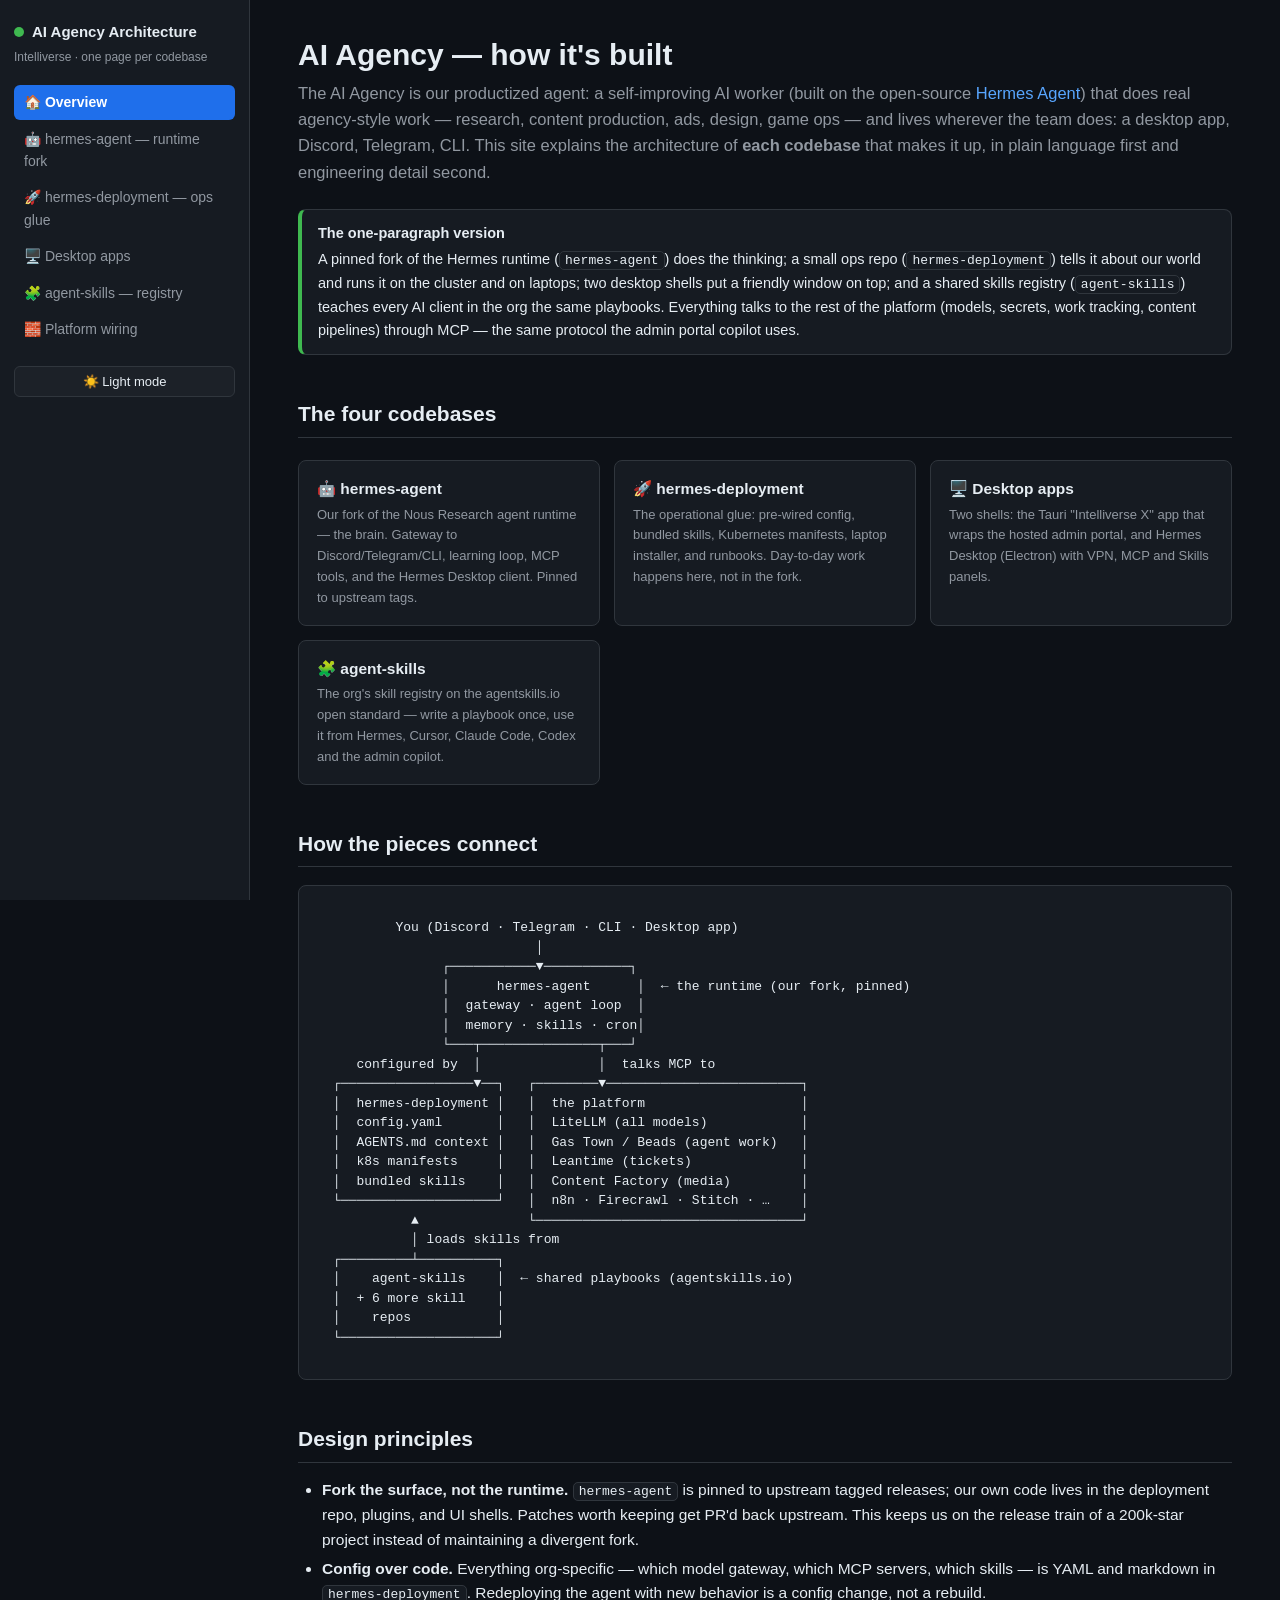
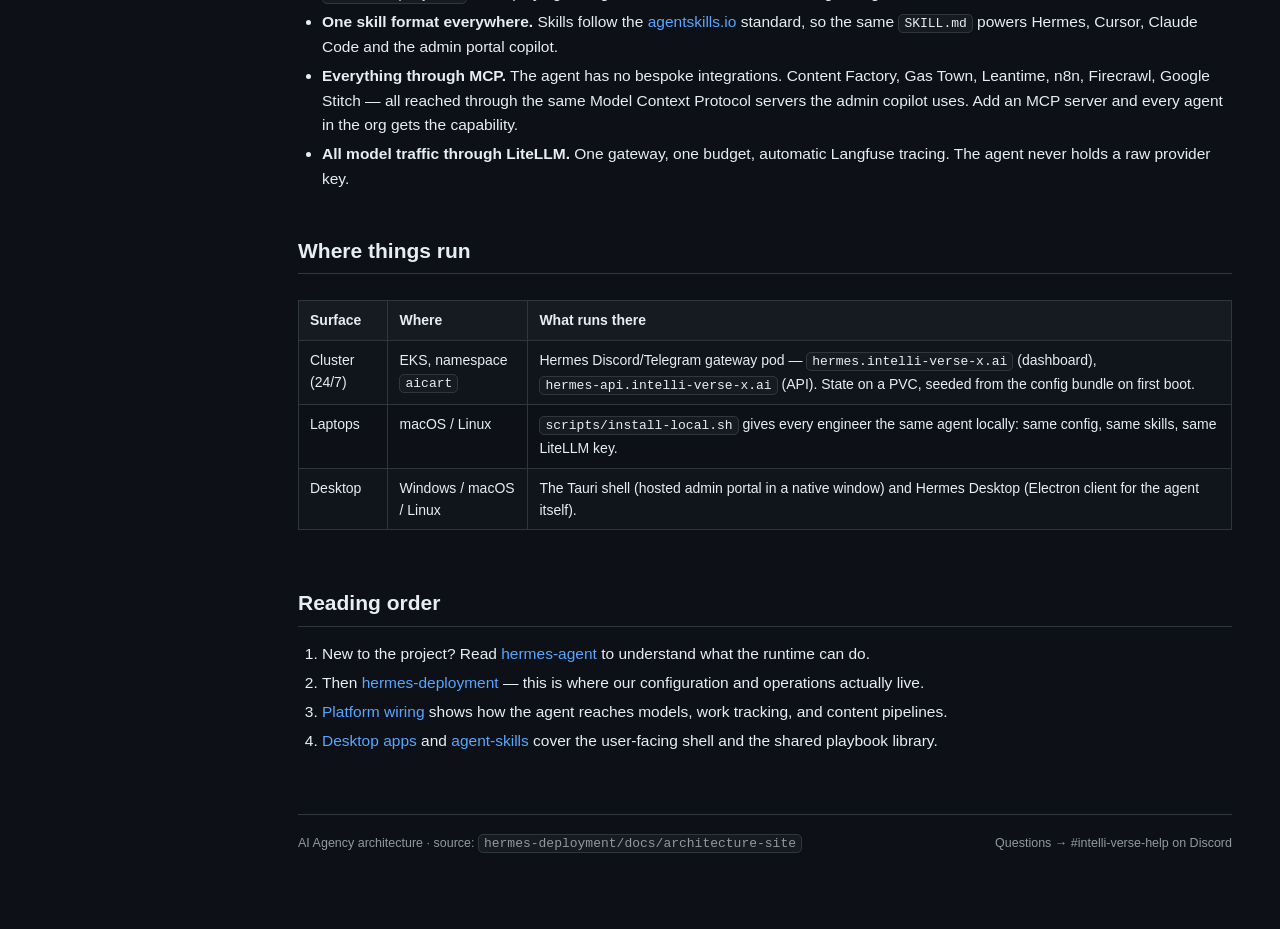
<file: docs/architecture-site/index.html>
<!DOCTYPE html>
<html lang="en">
<head>
<meta charset="UTF-8">
<meta name="viewport" content="width=device-width, initial-scale=1.0">
<title>AI Agency — Architecture Overview</title>
<link rel="stylesheet" href="assets/style.css">
<script src="assets/app.js"></script>
</head>
<body>
<div class="layout">
<aside class="sidebar">
  <button class="menu-btn">Menu</button>
  <div class="logo"><span class="dot"></span> AI Agency Architecture</div>
  <div class="tagline">Intelliverse · one page per codebase</div>
  <nav>
    <a href="index.html" class="active">🏠 Overview</a>
    <a href="hermes-agent.html">🤖 hermes-agent — runtime fork</a>
    <a href="hermes-deployment.html">🚀 hermes-deployment — ops glue</a>
    <a href="desktop.html">🖥️ Desktop apps</a>
    <a href="agent-skills.html">🧩 agent-skills — registry</a>
    <a href="stack.html">🧱 Platform wiring</a>
  </nav>
  <button class="theme-toggle"></button>
</aside>
<main>
<h1>AI Agency — how it's built</h1>
<p class="lede">The AI Agency is our productized agent: a self-improving AI worker (built on the
open-source <a href="https://github.com/NousResearch/hermes-agent" target="_blank" rel="noreferrer">Hermes Agent</a>)
that does real agency-style work — research, content production, ads, design, game ops — and lives
wherever the team does: a desktop app, Discord, Telegram, CLI. This site explains the architecture of
<strong>each codebase</strong> that makes it up, in plain language first and engineering detail second.</p>

<div class="callout ok"><span class="title">The one-paragraph version</span>
A pinned fork of the Hermes runtime (<code>hermes-agent</code>) does the thinking; a small ops repo
(<code>hermes-deployment</code>) tells it about our world and runs it on the cluster and on laptops;
two desktop shells put a friendly window on top; and a shared skills registry
(<code>agent-skills</code>) teaches every AI client in the org the same playbooks. Everything talks to
the rest of the platform (models, secrets, work tracking, content pipelines) through MCP — the same
protocol the admin portal copilot uses.</div>

<h2>The four codebases</h2>
<div class="hero-grid">
  <a class="tile" href="hermes-agent.html"><div class="t">🤖 hermes-agent</div>
    <div class="d">Our fork of the Nous Research agent runtime — the brain. Gateway to Discord/Telegram/CLI, learning loop, MCP tools, and the Hermes Desktop client. Pinned to upstream tags.</div></a>
  <a class="tile" href="hermes-deployment.html"><div class="t">🚀 hermes-deployment</div>
    <div class="d">The operational glue: pre-wired config, bundled skills, Kubernetes manifests, laptop installer, and runbooks. Day-to-day work happens here, not in the fork.</div></a>
  <a class="tile" href="desktop.html"><div class="t">🖥️ Desktop apps</div>
    <div class="d">Two shells: the Tauri "Intelliverse X" app that wraps the hosted admin portal, and Hermes Desktop (Electron) with VPN, MCP and Skills panels.</div></a>
  <a class="tile" href="agent-skills.html"><div class="t">🧩 agent-skills</div>
    <div class="d">The org's skill registry on the agentskills.io open standard — write a playbook once, use it from Hermes, Cursor, Claude Code, Codex and the admin copilot.</div></a>
</div>

<h2>How the pieces connect</h2>
<div class="diagram-wrap"><pre style="border:none;background:none;margin:0;"><code>        You (Discord · Telegram · CLI · Desktop app)
                          │
              ┌───────────▼───────────┐
              │      hermes-agent      │  ← the runtime (our fork, pinned)
              │  gateway · agent loop  │
              │  memory · skills · cron│
              └───┬───────────────┬───┘
   configured by  │               │  talks MCP to
┌─────────────────▼──┐   ┌────────▼─────────────────────────┐
│  hermes-deployment │   │  the platform                    │
│  config.yaml       │   │  LiteLLM (all models)            │
│  AGENTS.md context │   │  Gas Town / Beads (agent work)   │
│  k8s manifests     │   │  Leantime (tickets)              │
│  bundled skills    │   │  Content Factory (media)         │
└────────────────────┘   │  n8n · Firecrawl · Stitch · …    │
          ▲              └──────────────────────────────────┘
          │ loads skills from
┌─────────┴──────────┐
│    agent-skills    │  ← shared playbooks (agentskills.io)
│  + 6 more skill    │
│    repos           │
└────────────────────┘</code></pre></div>

<h2>Design principles</h2>
<ul>
  <li><strong>Fork the surface, not the runtime.</strong> <code>hermes-agent</code> is pinned to upstream
  tagged releases; our own code lives in the deployment repo, plugins, and UI shells. Patches worth
  keeping get PR'd back upstream. This keeps us on the release train of a 200k-star project instead of
  maintaining a divergent fork.</li>
  <li><strong>Config over code.</strong> Everything org-specific — which model gateway, which MCP servers,
  which skills — is YAML and markdown in <code>hermes-deployment</code>. Redeploying the agent with new
  behavior is a config change, not a rebuild.</li>
  <li><strong>One skill format everywhere.</strong> Skills follow the
  <a href="https://agentskills.io" target="_blank" rel="noreferrer">agentskills.io</a> standard, so the same
  <code>SKILL.md</code> powers Hermes, Cursor, Claude Code and the admin portal copilot.</li>
  <li><strong>Everything through MCP.</strong> The agent has no bespoke integrations. Content Factory,
  Gas Town, Leantime, n8n, Firecrawl, Google Stitch — all reached through the same Model Context Protocol
  servers the admin copilot uses. Add an MCP server and every agent in the org gets the capability.</li>
  <li><strong>All model traffic through LiteLLM.</strong> One gateway, one budget, automatic Langfuse
  tracing. The agent never holds a raw provider key.</li>
</ul>

<h2>Where things run</h2>
<div class="table-wrap"><table>
<tr><th>Surface</th><th>Where</th><th>What runs there</th></tr>
<tr><td>Cluster (24/7)</td><td>EKS, namespace <code>aicart</code></td><td>Hermes Discord/Telegram gateway pod — <code>hermes.intelli-verse-x.ai</code> (dashboard), <code>hermes-api.intelli-verse-x.ai</code> (API). State on a PVC, seeded from the config bundle on first boot.</td></tr>
<tr><td>Laptops</td><td>macOS / Linux</td><td><code>scripts/install-local.sh</code> gives every engineer the same agent locally: same config, same skills, same LiteLLM key.</td></tr>
<tr><td>Desktop</td><td>Windows / macOS / Linux</td><td>The Tauri shell (hosted admin portal in a native window) and Hermes Desktop (Electron client for the agent itself).</td></tr>
</table></div>

<h2>Reading order</h2>
<ol>
  <li>New to the project? Read <a href="hermes-agent.html">hermes-agent</a> to understand what the runtime can do.</li>
  <li>Then <a href="hermes-deployment.html">hermes-deployment</a> — this is where our configuration and operations actually live.</li>
  <li><a href="stack.html">Platform wiring</a> shows how the agent reaches models, work tracking, and content pipelines.</li>
  <li><a href="desktop.html">Desktop apps</a> and <a href="agent-skills.html">agent-skills</a> cover the user-facing shell and the shared playbook library.</li>
</ol>

<footer class="page-footer">
<span>AI Agency architecture · source: <code>hermes-deployment/docs/architecture-site</code></span>
<span>Questions → #intelli-verse-help on Discord</span>
</footer>
</main>
</div>
</body>
</html>
</file>
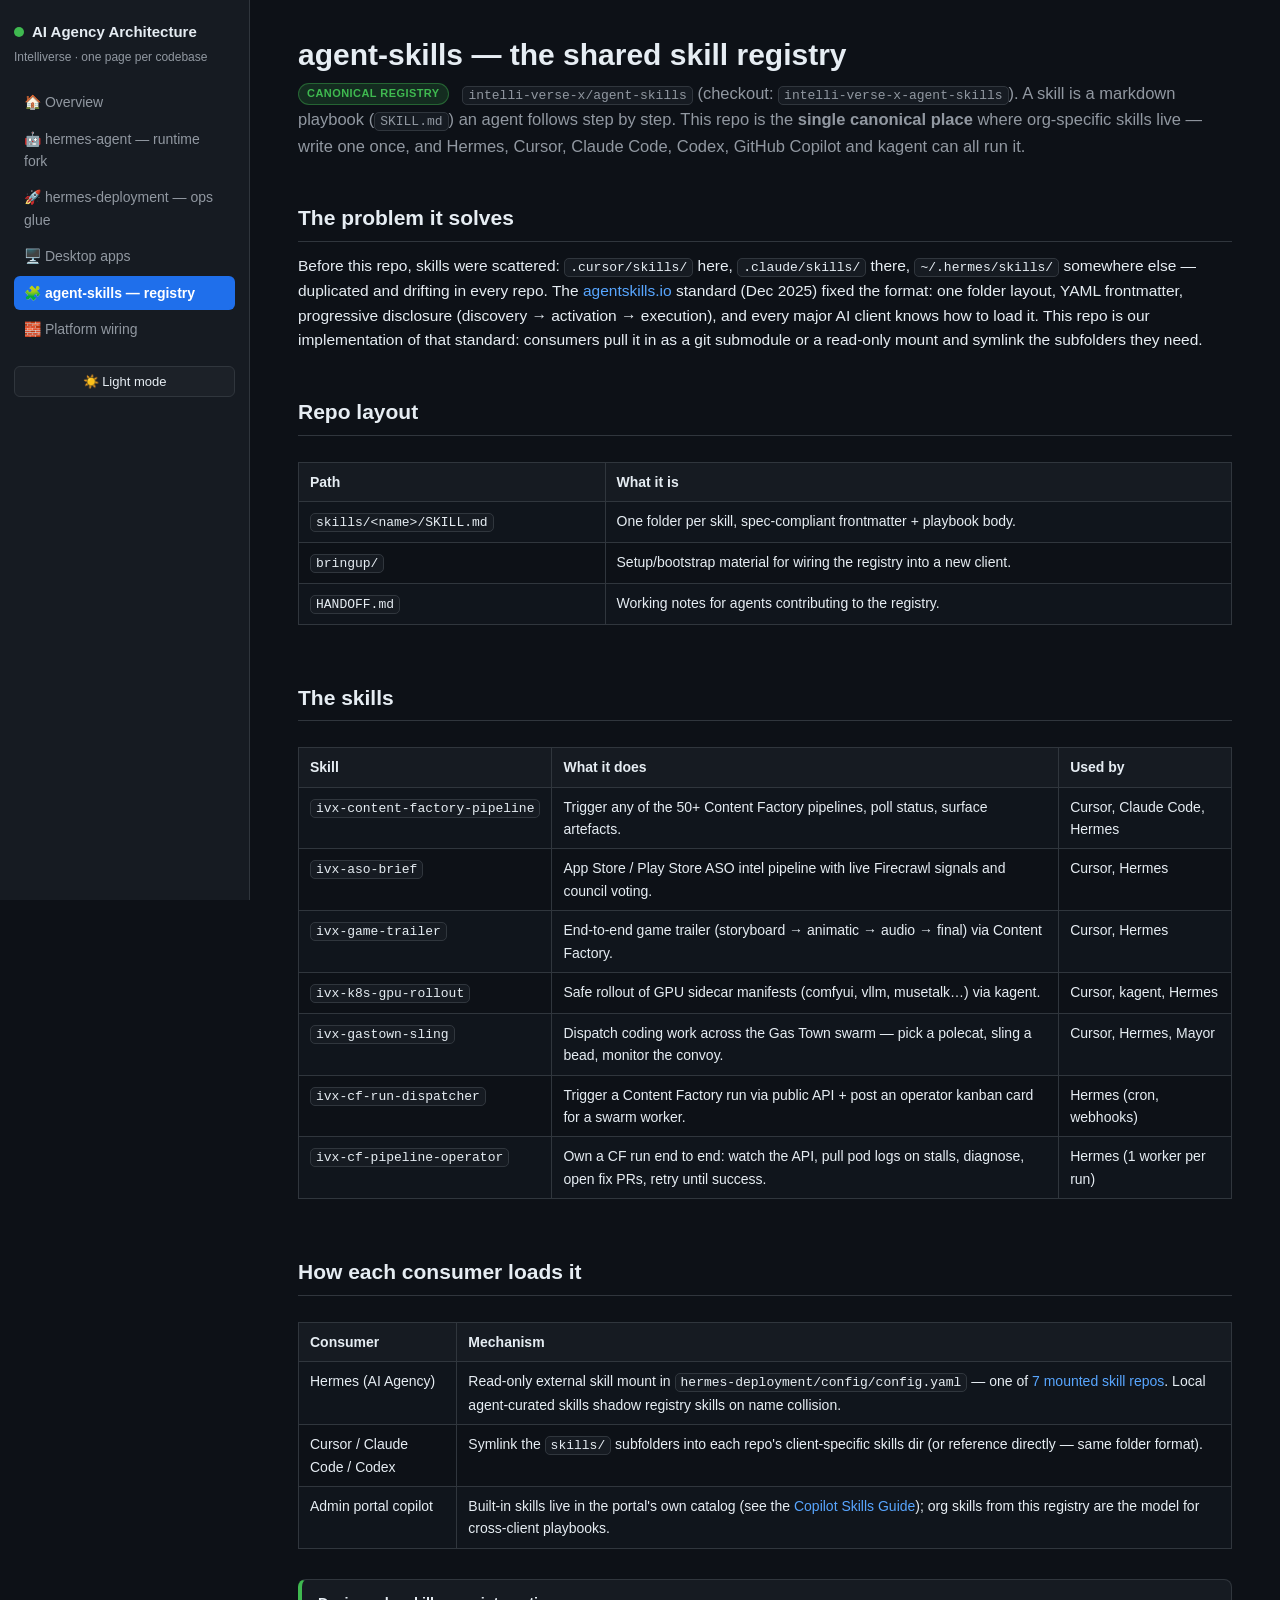
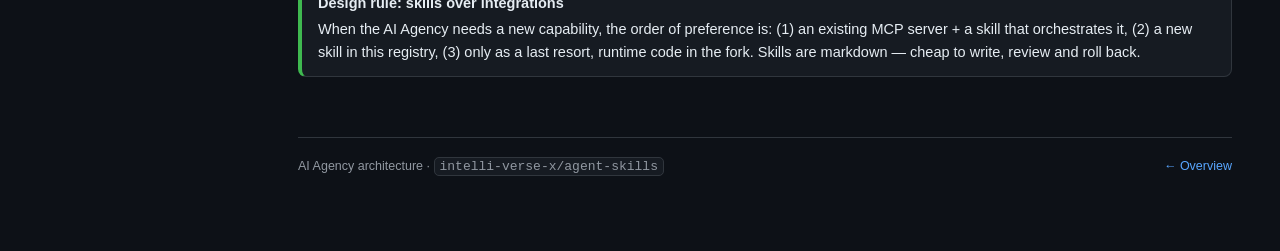
<file: docs/architecture-site/agent-skills.html>
<!DOCTYPE html>
<html lang="en">
<head>
<meta charset="UTF-8">
<meta name="viewport" content="width=device-width, initial-scale=1.0">
<title>agent-skills — the shared registry · AI Agency Architecture</title>
<link rel="stylesheet" href="assets/style.css">
<script src="assets/app.js"></script>
</head>
<body>
<div class="layout">
<aside class="sidebar">
  <button class="menu-btn">Menu</button>
  <div class="logo"><span class="dot"></span> AI Agency Architecture</div>
  <div class="tagline">Intelliverse · one page per codebase</div>
  <nav>
    <a href="index.html">🏠 Overview</a>
    <a href="hermes-agent.html">🤖 hermes-agent — runtime fork</a>
    <a href="hermes-deployment.html">🚀 hermes-deployment — ops glue</a>
    <a href="desktop.html">🖥️ Desktop apps</a>
    <a href="agent-skills.html" class="active">🧩 agent-skills — registry</a>
    <a href="stack.html">🧱 Platform wiring</a>
  </nav>
  <button class="theme-toggle"></button>
</aside>
<main>
<h1>agent-skills — the shared skill registry</h1>
<p class="lede"><span class="badge always">CANONICAL REGISTRY</span> &nbsp;
<code>intelli-verse-x/agent-skills</code> (checkout: <code>intelli-verse-x-agent-skills</code>).
A skill is a markdown playbook (<code>SKILL.md</code>) an agent follows step by step. This repo is the
<strong>single canonical place</strong> where org-specific skills live — write one once, and Hermes,
Cursor, Claude Code, Codex, GitHub Copilot and kagent can all run it.</p>

<h2>The problem it solves</h2>
<p>Before this repo, skills were scattered: <code>.cursor/skills/</code> here,
<code>.claude/skills/</code> there, <code>~/.hermes/skills/</code> somewhere else — duplicated and
drifting in every repo. The <a href="https://agentskills.io" target="_blank" rel="noreferrer">agentskills.io</a>
standard (Dec 2025) fixed the format: one folder layout, YAML frontmatter, progressive disclosure
(discovery → activation → execution), and every major AI client knows how to load it. This repo is our
implementation of that standard: consumers pull it in as a git submodule or a read-only mount and
symlink the subfolders they need.</p>

<h2>Repo layout</h2>
<div class="table-wrap"><table>
<tr><th>Path</th><th>What it is</th></tr>
<tr><td><code>skills/&lt;name&gt;/SKILL.md</code></td><td>One folder per skill, spec-compliant frontmatter + playbook body.</td></tr>
<tr><td><code>bringup/</code></td><td>Setup/bootstrap material for wiring the registry into a new client.</td></tr>
<tr><td><code>HANDOFF.md</code></td><td>Working notes for agents contributing to the registry.</td></tr>
</table></div>

<h2>The skills</h2>
<div class="table-wrap"><table>
<tr><th>Skill</th><th>What it does</th><th>Used by</th></tr>
<tr><td><code>ivx-content-factory-pipeline</code></td><td>Trigger any of the 50+ Content Factory pipelines, poll status, surface artefacts.</td><td>Cursor, Claude Code, Hermes</td></tr>
<tr><td><code>ivx-aso-brief</code></td><td>App Store / Play Store ASO intel pipeline with live Firecrawl signals and council voting.</td><td>Cursor, Hermes</td></tr>
<tr><td><code>ivx-game-trailer</code></td><td>End-to-end game trailer (storyboard → animatic → audio → final) via Content Factory.</td><td>Cursor, Hermes</td></tr>
<tr><td><code>ivx-k8s-gpu-rollout</code></td><td>Safe rollout of GPU sidecar manifests (comfyui, vllm, musetalk…) via kagent.</td><td>Cursor, kagent, Hermes</td></tr>
<tr><td><code>ivx-gastown-sling</code></td><td>Dispatch coding work across the Gas Town swarm — pick a polecat, sling a bead, monitor the convoy.</td><td>Cursor, Hermes, Mayor</td></tr>
<tr><td><code>ivx-cf-run-dispatcher</code></td><td>Trigger a Content Factory run via public API + post an operator kanban card for a swarm worker.</td><td>Hermes (cron, webhooks)</td></tr>
<tr><td><code>ivx-cf-pipeline-operator</code></td><td>Own a CF run end to end: watch the API, pull pod logs on stalls, diagnose, open fix PRs, retry until success.</td><td>Hermes (1 worker per run)</td></tr>
</table></div>

<h2>How each consumer loads it</h2>
<div class="table-wrap"><table>
<tr><th>Consumer</th><th>Mechanism</th></tr>
<tr><td>Hermes (AI Agency)</td><td>Read-only external skill mount in <code>hermes-deployment/config/config.yaml</code> — one of <a href="hermes-deployment.html">7 mounted skill repos</a>. Local agent-curated skills shadow registry skills on name collision.</td></tr>
<tr><td>Cursor / Claude Code / Codex</td><td>Symlink the <code>skills/</code> subfolders into each repo's client-specific skills dir (or reference directly — same folder format).</td></tr>
<tr><td>Admin portal copilot</td><td>Built-in skills live in the portal's own catalog (see the <a href="https://intelliverse-skills-docs.s3.amazonaws.com/index.html" target="_blank" rel="noreferrer">Copilot Skills Guide</a>); org skills from this registry are the model for cross-client playbooks.</td></tr>
</table></div>

<div class="callout ok"><span class="title">Design rule: skills over integrations</span>
When the AI Agency needs a new capability, the order of preference is: (1) an existing MCP server +
a skill that orchestrates it, (2) a new skill in this registry, (3) only as a last resort, runtime
code in the fork. Skills are markdown — cheap to write, review and roll back.</div>

<footer class="page-footer">
<span>AI Agency architecture · <code>intelli-verse-x/agent-skills</code></span>
<span><a href="index.html">← Overview</a></span>
</footer>
</main>
</div>
</body>
</html>
</file>
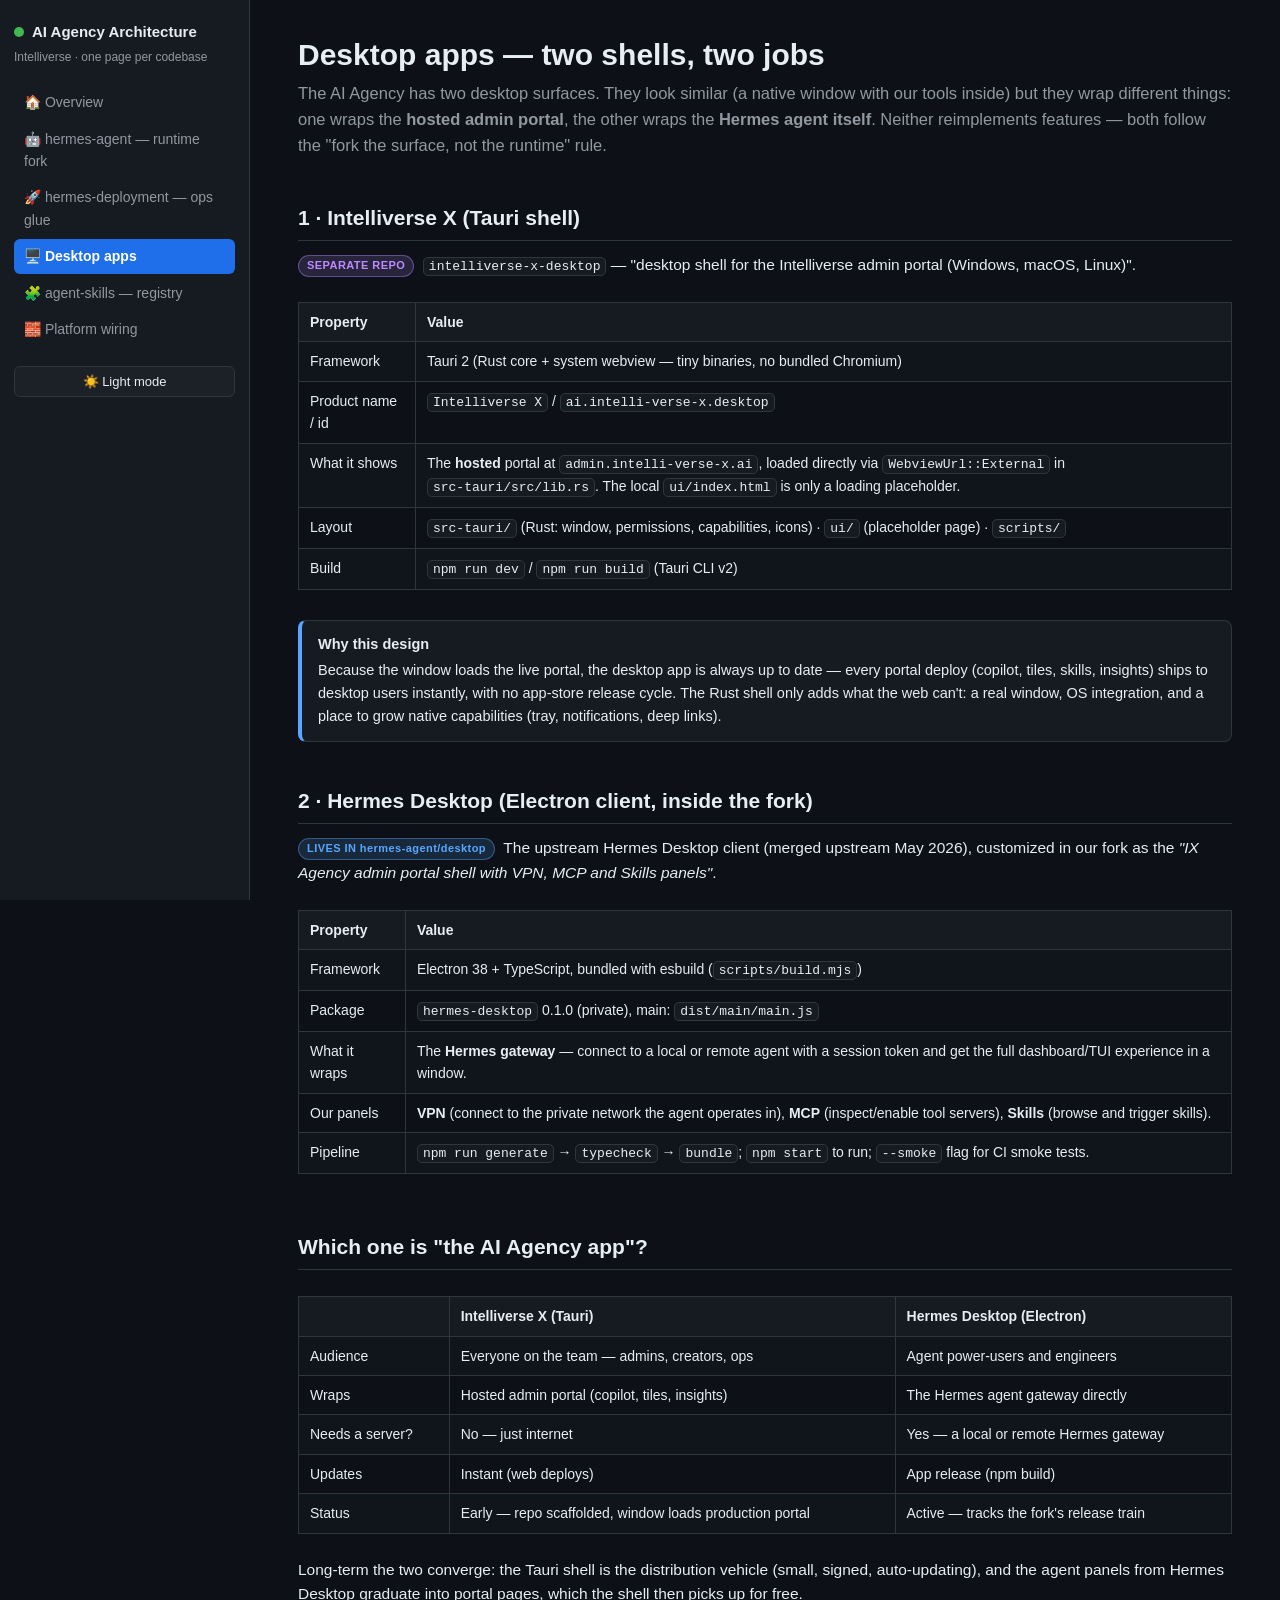
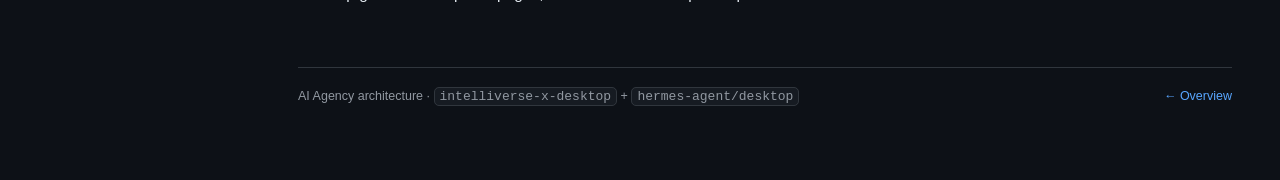
<file: docs/architecture-site/desktop.html>
<!DOCTYPE html>
<html lang="en">
<head>
<meta charset="UTF-8">
<meta name="viewport" content="width=device-width, initial-scale=1.0">
<title>Desktop apps · AI Agency Architecture</title>
<link rel="stylesheet" href="assets/style.css">
<script src="assets/app.js"></script>
</head>
<body>
<div class="layout">
<aside class="sidebar">
  <button class="menu-btn">Menu</button>
  <div class="logo"><span class="dot"></span> AI Agency Architecture</div>
  <div class="tagline">Intelliverse · one page per codebase</div>
  <nav>
    <a href="index.html">🏠 Overview</a>
    <a href="hermes-agent.html">🤖 hermes-agent — runtime fork</a>
    <a href="hermes-deployment.html">🚀 hermes-deployment — ops glue</a>
    <a href="desktop.html" class="active">🖥️ Desktop apps</a>
    <a href="agent-skills.html">🧩 agent-skills — registry</a>
    <a href="stack.html">🧱 Platform wiring</a>
  </nav>
  <button class="theme-toggle"></button>
</aside>
<main>
<h1>Desktop apps — two shells, two jobs</h1>
<p class="lede">The AI Agency has two desktop surfaces. They look similar (a native window with our
tools inside) but they wrap different things: one wraps the <strong>hosted admin portal</strong>, the
other wraps the <strong>Hermes agent itself</strong>. Neither reimplements features — both follow the
"fork the surface, not the runtime" rule.</p>

<h2>1 · Intelliverse X (Tauri shell)</h2>
<p><span class="badge external">SEPARATE REPO</span> &nbsp;<code>intelliverse-x-desktop</code> —
"desktop shell for the Intelliverse admin portal (Windows, macOS, Linux)".</p>
<div class="table-wrap"><table>
<tr><th>Property</th><th>Value</th></tr>
<tr><td>Framework</td><td>Tauri 2 (Rust core + system webview — tiny binaries, no bundled Chromium)</td></tr>
<tr><td>Product name / id</td><td><code>Intelliverse X</code> / <code>ai.intelli-verse-x.desktop</code></td></tr>
<tr><td>What it shows</td><td>The <strong>hosted</strong> portal at <code>admin.intelli-verse-x.ai</code>, loaded directly via <code>WebviewUrl::External</code> in <code>src-tauri/src/lib.rs</code>. The local <code>ui/index.html</code> is only a loading placeholder.</td></tr>
<tr><td>Layout</td><td><code>src-tauri/</code> (Rust: window, permissions, capabilities, icons) · <code>ui/</code> (placeholder page) · <code>scripts/</code></td></tr>
<tr><td>Build</td><td><code>npm run dev</code> / <code>npm run build</code> (Tauri CLI v2)</td></tr>
</table></div>
<div class="callout"><span class="title">Why this design</span>
Because the window loads the live portal, the desktop app is always up to date — every portal deploy
(copilot, tiles, skills, insights) ships to desktop users instantly, with no app-store release cycle.
The Rust shell only adds what the web can't: a real window, OS integration, and a place to grow
native capabilities (tray, notifications, deep links).</div>

<h2>2 · Hermes Desktop (Electron client, inside the fork)</h2>
<p><span class="badge pinned">LIVES IN hermes-agent/desktop</span> &nbsp;The upstream Hermes Desktop
client (merged upstream May 2026), customized in our fork as the
<em>"IX Agency admin portal shell with VPN, MCP and Skills panels"</em>.</p>
<div class="table-wrap"><table>
<tr><th>Property</th><th>Value</th></tr>
<tr><td>Framework</td><td>Electron 38 + TypeScript, bundled with esbuild (<code>scripts/build.mjs</code>)</td></tr>
<tr><td>Package</td><td><code>hermes-desktop</code> 0.1.0 (private), main: <code>dist/main/main.js</code></td></tr>
<tr><td>What it wraps</td><td>The <strong>Hermes gateway</strong> — connect to a local or remote agent with a session token and get the full dashboard/TUI experience in a window.</td></tr>
<tr><td>Our panels</td><td><strong>VPN</strong> (connect to the private network the agent operates in), <strong>MCP</strong> (inspect/enable tool servers), <strong>Skills</strong> (browse and trigger skills).</td></tr>
<tr><td>Pipeline</td><td><code>npm run generate</code> → <code>typecheck</code> → <code>bundle</code>; <code>npm start</code> to run; <code>--smoke</code> flag for CI smoke tests.</td></tr>
</table></div>

<h2>Which one is "the AI Agency app"?</h2>
<div class="table-wrap"><table>
<tr><th></th><th>Intelliverse X (Tauri)</th><th>Hermes Desktop (Electron)</th></tr>
<tr><td>Audience</td><td>Everyone on the team — admins, creators, ops</td><td>Agent power-users and engineers</td></tr>
<tr><td>Wraps</td><td>Hosted admin portal (copilot, tiles, insights)</td><td>The Hermes agent gateway directly</td></tr>
<tr><td>Needs a server?</td><td>No — just internet</td><td>Yes — a local or remote Hermes gateway</td></tr>
<tr><td>Updates</td><td>Instant (web deploys)</td><td>App release (npm build)</td></tr>
<tr><td>Status</td><td>Early — repo scaffolded, window loads production portal</td><td>Active — tracks the fork's release train</td></tr>
</table></div>
<p>Long-term the two converge: the Tauri shell is the distribution vehicle (small, signed,
auto-updating), and the agent panels from Hermes Desktop graduate into portal pages, which the shell
then picks up for free.</p>

<footer class="page-footer">
<span>AI Agency architecture · <code>intelliverse-x-desktop</code> + <code>hermes-agent/desktop</code></span>
<span><a href="index.html">← Overview</a></span>
</footer>
</main>
</div>
</body>
</html>
</file>
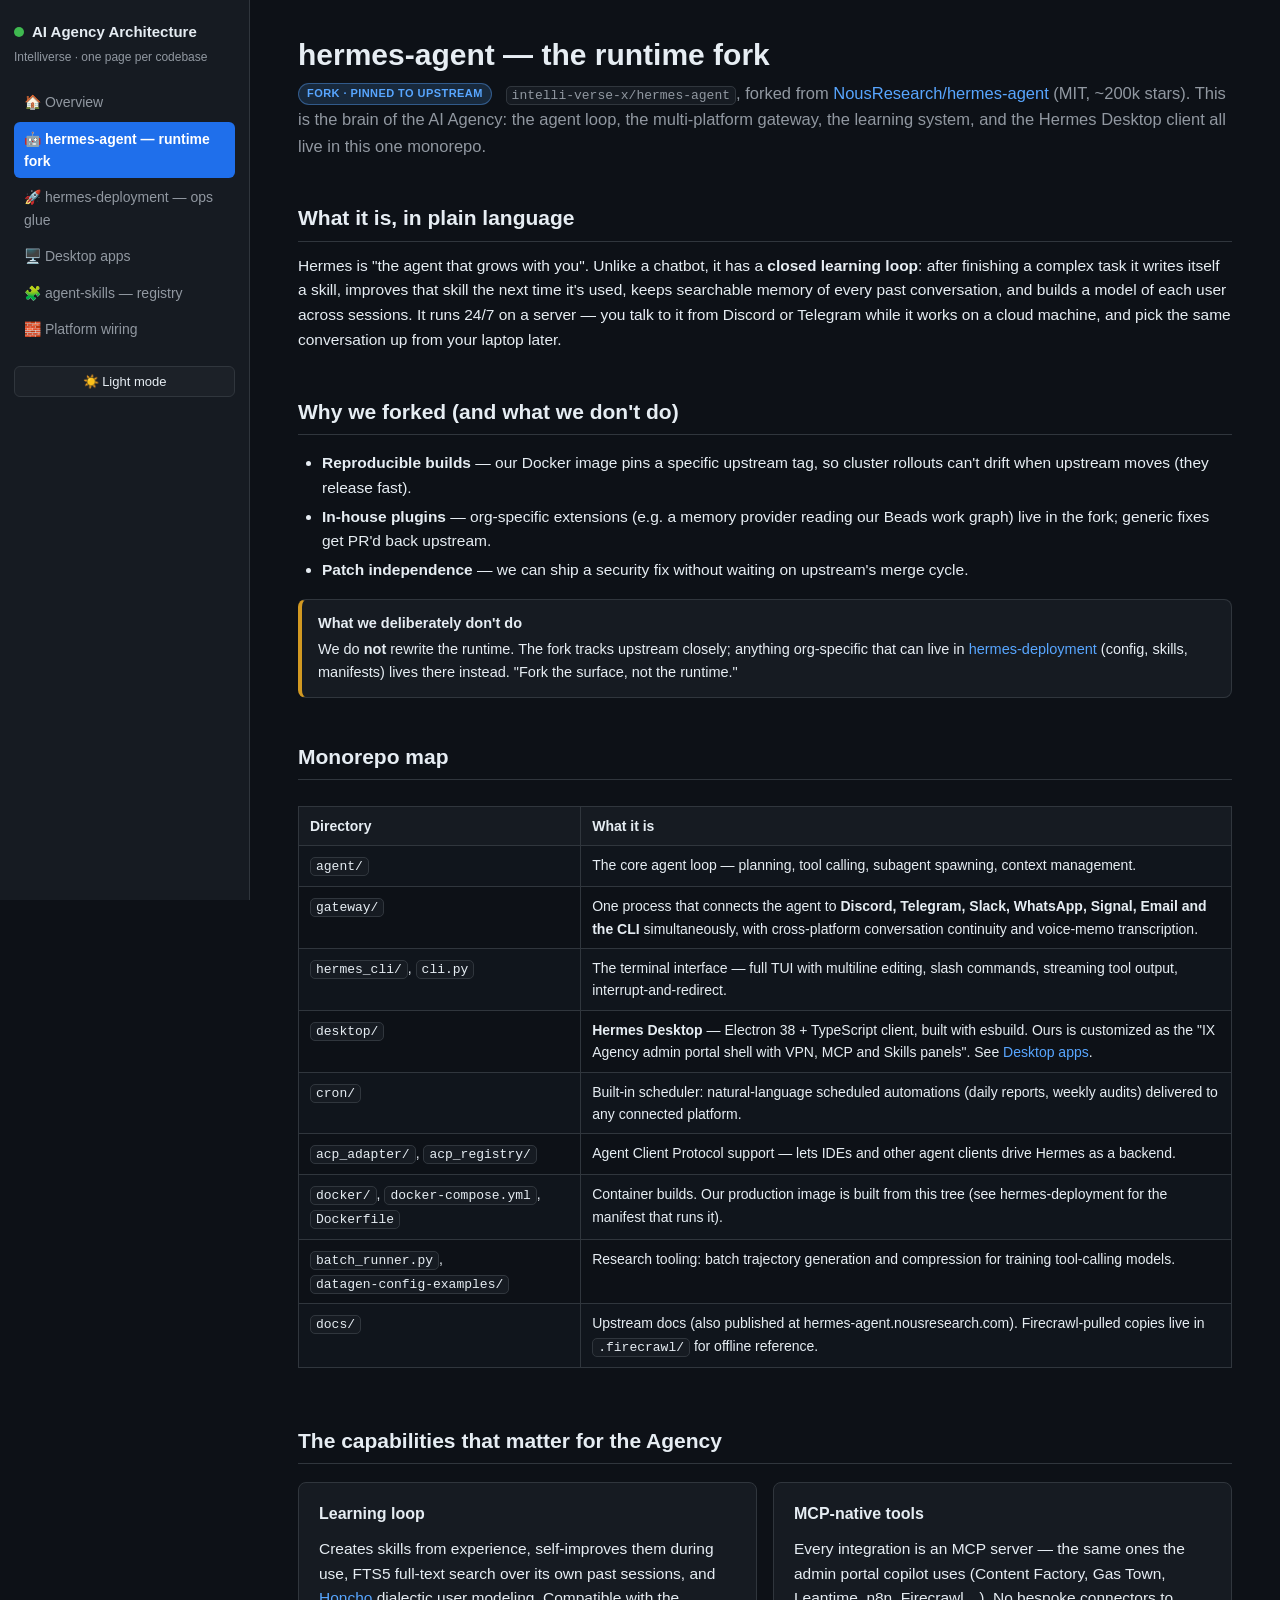
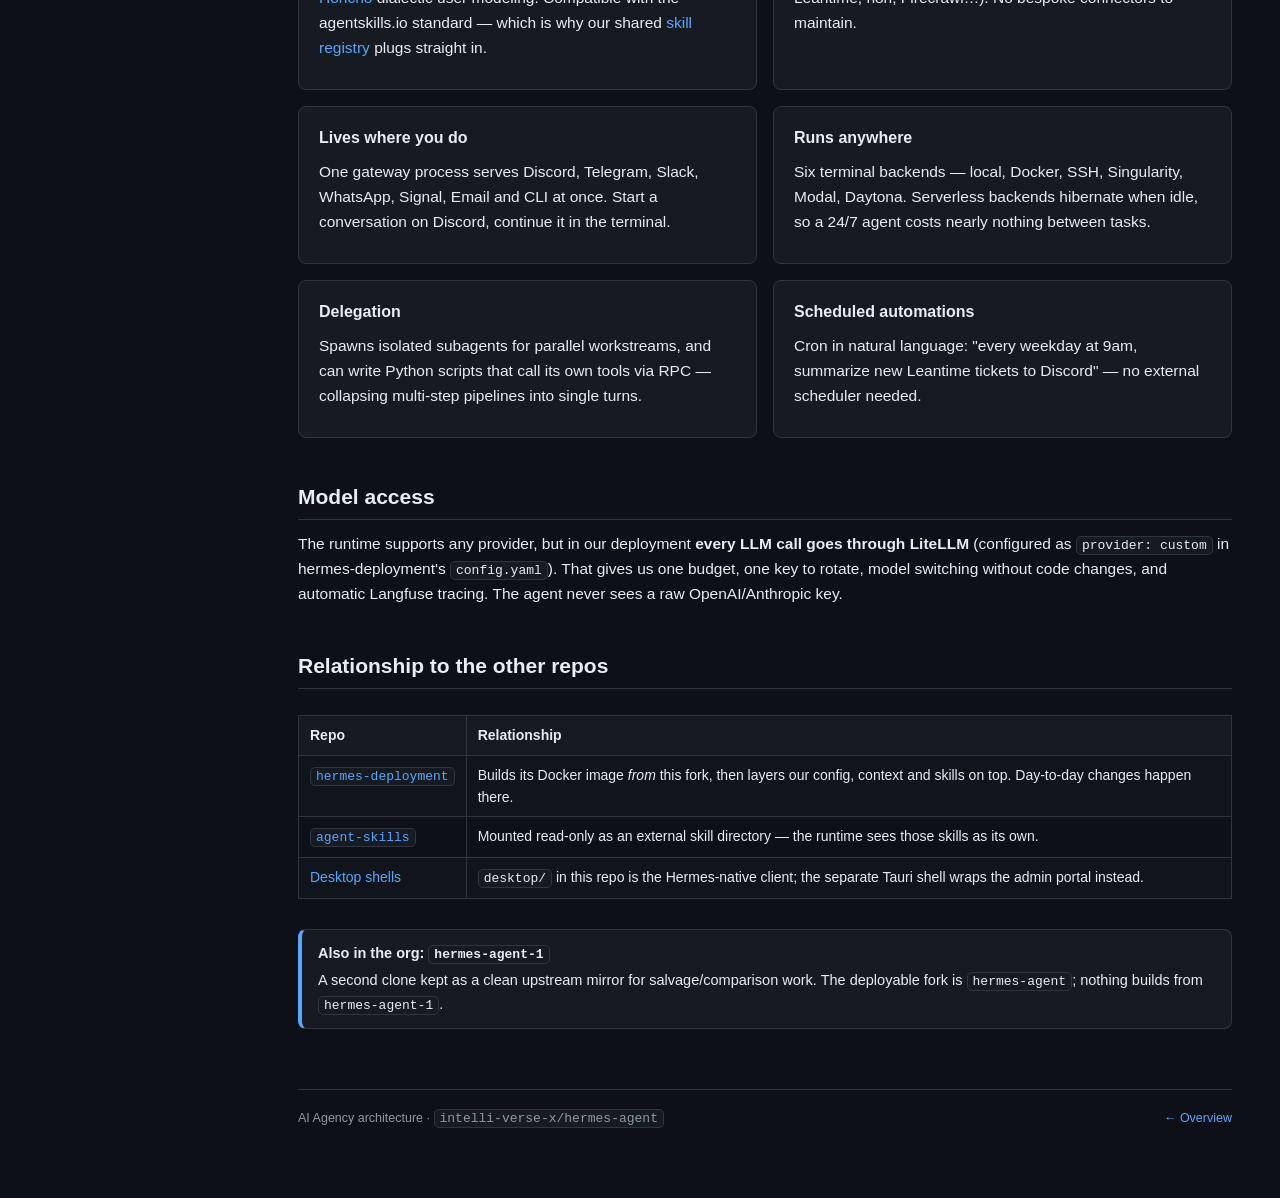
<file: docs/architecture-site/hermes-agent.html>
<!DOCTYPE html>
<html lang="en">
<head>
<meta charset="UTF-8">
<meta name="viewport" content="width=device-width, initial-scale=1.0">
<title>hermes-agent — the runtime fork · AI Agency Architecture</title>
<link rel="stylesheet" href="assets/style.css">
<script src="assets/app.js"></script>
</head>
<body>
<div class="layout">
<aside class="sidebar">
  <button class="menu-btn">Menu</button>
  <div class="logo"><span class="dot"></span> AI Agency Architecture</div>
  <div class="tagline">Intelliverse · one page per codebase</div>
  <nav>
    <a href="index.html">🏠 Overview</a>
    <a href="hermes-agent.html" class="active">🤖 hermes-agent — runtime fork</a>
    <a href="hermes-deployment.html">🚀 hermes-deployment — ops glue</a>
    <a href="desktop.html">🖥️ Desktop apps</a>
    <a href="agent-skills.html">🧩 agent-skills — registry</a>
    <a href="stack.html">🧱 Platform wiring</a>
  </nav>
  <button class="theme-toggle"></button>
</aside>
<main>
<h1>hermes-agent — the runtime fork</h1>
<p class="lede"><span class="badge pinned">FORK · PINNED TO UPSTREAM</span> &nbsp;
<code>intelli-verse-x/hermes-agent</code>, forked from
<a href="https://github.com/NousResearch/hermes-agent" target="_blank" rel="noreferrer">NousResearch/hermes-agent</a>
(MIT, ~200k stars). This is the brain of the AI Agency: the agent loop, the multi-platform gateway,
the learning system, and the Hermes Desktop client all live in this one monorepo.</p>

<h2>What it is, in plain language</h2>
<p>Hermes is "the agent that grows with you". Unlike a chatbot, it has a <strong>closed learning
loop</strong>: after finishing a complex task it writes itself a skill, improves that skill the next
time it's used, keeps searchable memory of every past conversation, and builds a model of each user
across sessions. It runs 24/7 on a server — you talk to it from Discord or Telegram while it works on
a cloud machine, and pick the same conversation up from your laptop later.</p>

<h2>Why we forked (and what we don't do)</h2>
<ul>
  <li><strong>Reproducible builds</strong> — our Docker image pins a specific upstream tag, so cluster
  rollouts can't drift when upstream moves (they release fast).</li>
  <li><strong>In-house plugins</strong> — org-specific extensions (e.g. a memory provider reading our
  Beads work graph) live in the fork; generic fixes get PR'd back upstream.</li>
  <li><strong>Patch independence</strong> — we can ship a security fix without waiting on upstream's
  merge cycle.</li>
</ul>
<div class="callout warn"><span class="title">What we deliberately don't do</span>
We do <strong>not</strong> rewrite the runtime. The fork tracks upstream closely; anything
org-specific that can live in <a href="hermes-deployment.html">hermes-deployment</a> (config, skills,
manifests) lives there instead. "Fork the surface, not the runtime."</div>

<h2>Monorepo map</h2>
<div class="table-wrap"><table>
<tr><th>Directory</th><th>What it is</th></tr>
<tr><td><code>agent/</code></td><td>The core agent loop — planning, tool calling, subagent spawning, context management.</td></tr>
<tr><td><code>gateway/</code></td><td>One process that connects the agent to <strong>Discord, Telegram, Slack, WhatsApp, Signal, Email and the CLI</strong> simultaneously, with cross-platform conversation continuity and voice-memo transcription.</td></tr>
<tr><td><code>hermes_cli/</code>, <code>cli.py</code></td><td>The terminal interface — full TUI with multiline editing, slash commands, streaming tool output, interrupt-and-redirect.</td></tr>
<tr><td><code>desktop/</code></td><td><strong>Hermes Desktop</strong> — Electron 38 + TypeScript client, built with esbuild. Ours is customized as the "IX Agency admin portal shell with VPN, MCP and Skills panels". See <a href="desktop.html">Desktop apps</a>.</td></tr>
<tr><td><code>cron/</code></td><td>Built-in scheduler: natural-language scheduled automations (daily reports, weekly audits) delivered to any connected platform.</td></tr>
<tr><td><code>acp_adapter/</code>, <code>acp_registry/</code></td><td>Agent Client Protocol support — lets IDEs and other agent clients drive Hermes as a backend.</td></tr>
<tr><td><code>docker/</code>, <code>docker-compose.yml</code>, <code>Dockerfile</code></td><td>Container builds. Our production image is built from this tree (see hermes-deployment for the manifest that runs it).</td></tr>
<tr><td><code>batch_runner.py</code>, <code>datagen-config-examples/</code></td><td>Research tooling: batch trajectory generation and compression for training tool-calling models.</td></tr>
<tr><td><code>docs/</code></td><td>Upstream docs (also published at hermes-agent.nousresearch.com). Firecrawl-pulled copies live in <code>.firecrawl/</code> for offline reference.</td></tr>
</table></div>

<h2>The capabilities that matter for the Agency</h2>
<div class="cards">
  <div class="card"><h3>Learning loop</h3>
  <p>Creates skills from experience, self-improves them during use, FTS5 full-text search over its own
  past sessions, and <a href="https://github.com/plastic-labs/honcho" target="_blank" rel="noreferrer">Honcho</a>
  dialectic user modeling. Compatible with the agentskills.io standard — which is why our shared
  <a href="agent-skills.html">skill registry</a> plugs straight in.</p></div>
  <div class="card"><h3>MCP-native tools</h3>
  <p>Every integration is an MCP server — the same ones the admin portal copilot uses (Content Factory,
  Gas Town, Leantime, n8n, Firecrawl…). No bespoke connectors to maintain.</p></div>
  <div class="card"><h3>Lives where you do</h3>
  <p>One gateway process serves Discord, Telegram, Slack, WhatsApp, Signal, Email and CLI at once.
  Start a conversation on Discord, continue it in the terminal.</p></div>
  <div class="card"><h3>Runs anywhere</h3>
  <p>Six terminal backends — local, Docker, SSH, Singularity, Modal, Daytona. Serverless backends
  hibernate when idle, so a 24/7 agent costs nearly nothing between tasks.</p></div>
  <div class="card"><h3>Delegation</h3>
  <p>Spawns isolated subagents for parallel workstreams, and can write Python scripts that call its own
  tools via RPC — collapsing multi-step pipelines into single turns.</p></div>
  <div class="card"><h3>Scheduled automations</h3>
  <p>Cron in natural language: "every weekday at 9am, summarize new Leantime tickets to Discord" — no
  external scheduler needed.</p></div>
</div>

<h2>Model access</h2>
<p>The runtime supports any provider, but in our deployment <strong>every LLM call goes through
LiteLLM</strong> (configured as <code>provider: custom</code> in hermes-deployment's
<code>config.yaml</code>). That gives us one budget, one key to rotate, model switching without code
changes, and automatic Langfuse tracing. The agent never sees a raw OpenAI/Anthropic key.</p>

<h2>Relationship to the other repos</h2>
<div class="table-wrap"><table>
<tr><th>Repo</th><th>Relationship</th></tr>
<tr><td><a href="hermes-deployment.html"><code>hermes-deployment</code></a></td><td>Builds its Docker image <em>from</em> this fork, then layers our config, context and skills on top. Day-to-day changes happen there.</td></tr>
<tr><td><a href="agent-skills.html"><code>agent-skills</code></a></td><td>Mounted read-only as an external skill directory — the runtime sees those skills as its own.</td></tr>
<tr><td><a href="desktop.html">Desktop shells</a></td><td><code>desktop/</code> in this repo is the Hermes-native client; the separate Tauri shell wraps the admin portal instead.</td></tr>
</table></div>

<div class="callout"><span class="title">Also in the org: <code>hermes-agent-1</code></span>
A second clone kept as a clean upstream mirror for salvage/comparison work. The deployable fork is
<code>hermes-agent</code>; nothing builds from <code>hermes-agent-1</code>.</div>

<footer class="page-footer">
<span>AI Agency architecture · <code>intelli-verse-x/hermes-agent</code></span>
<span><a href="index.html">← Overview</a></span>
</footer>
</main>
</div>
</body>
</html>
</file>
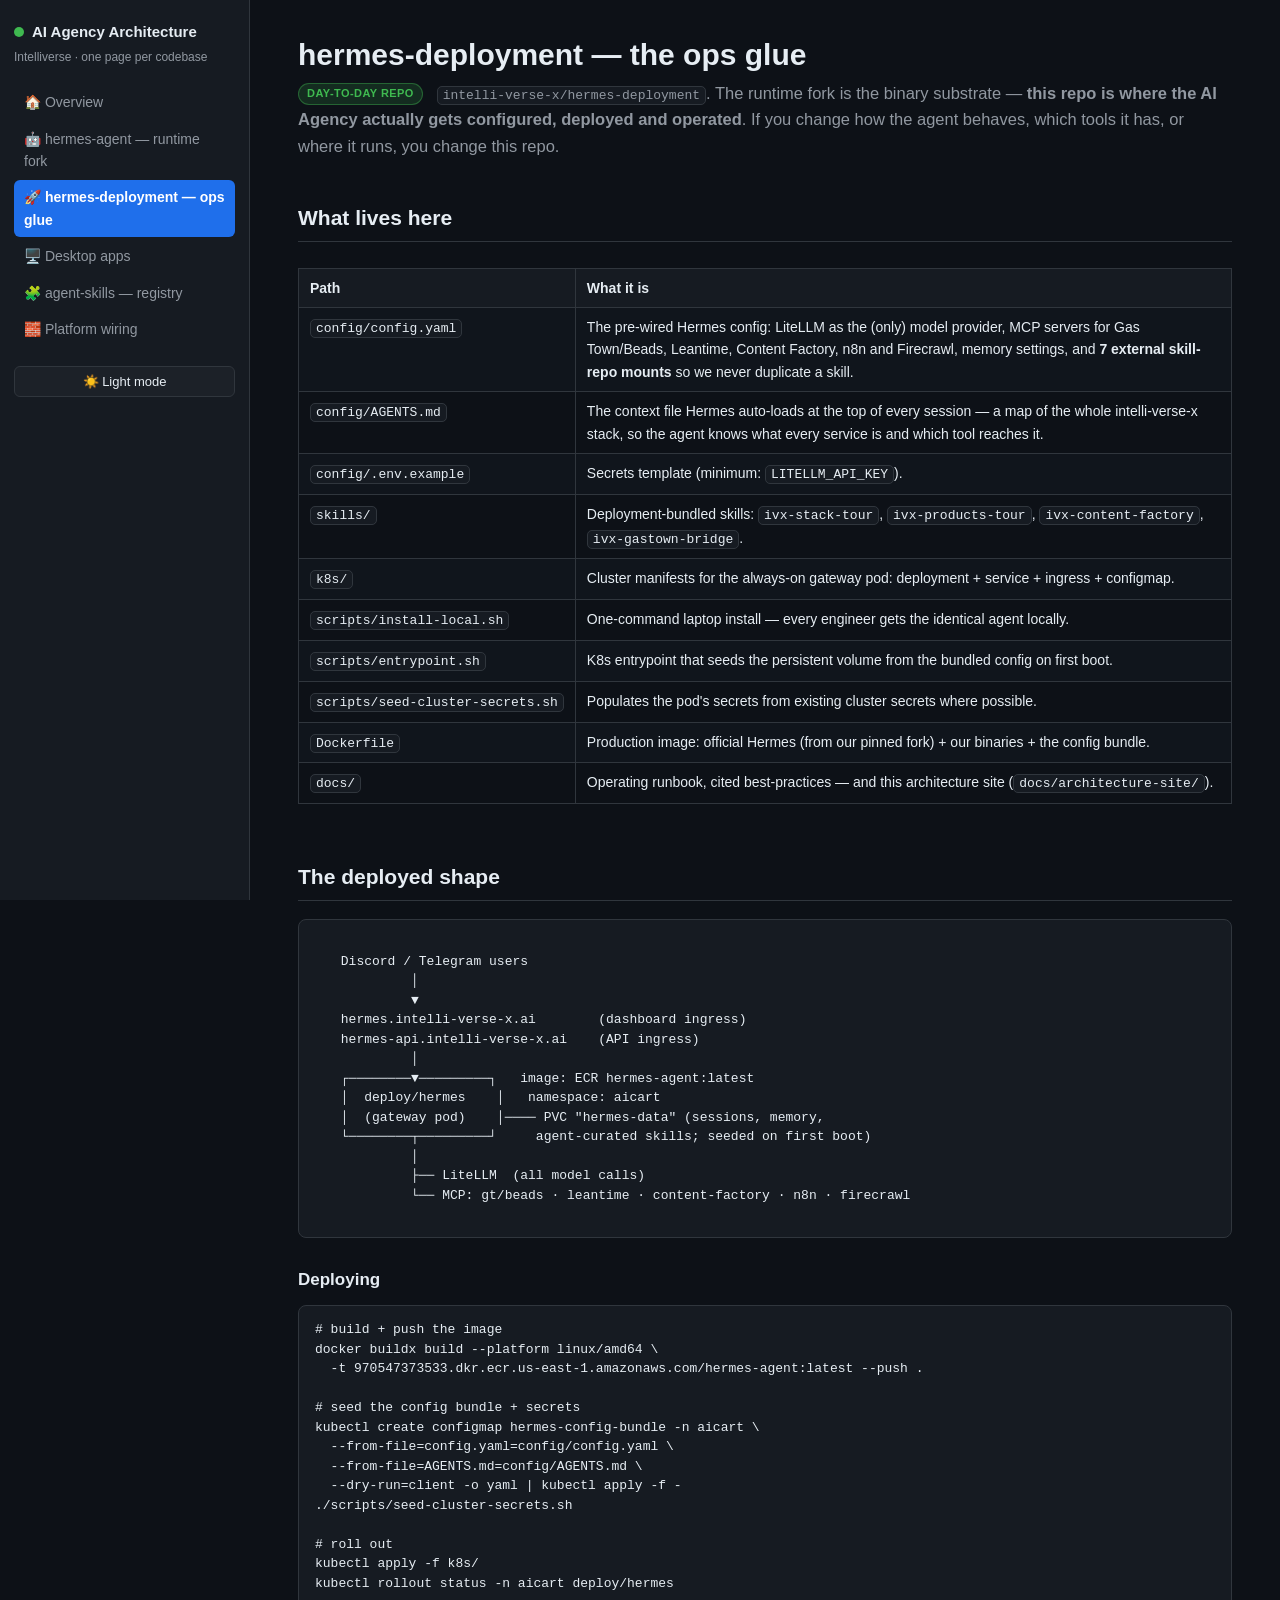
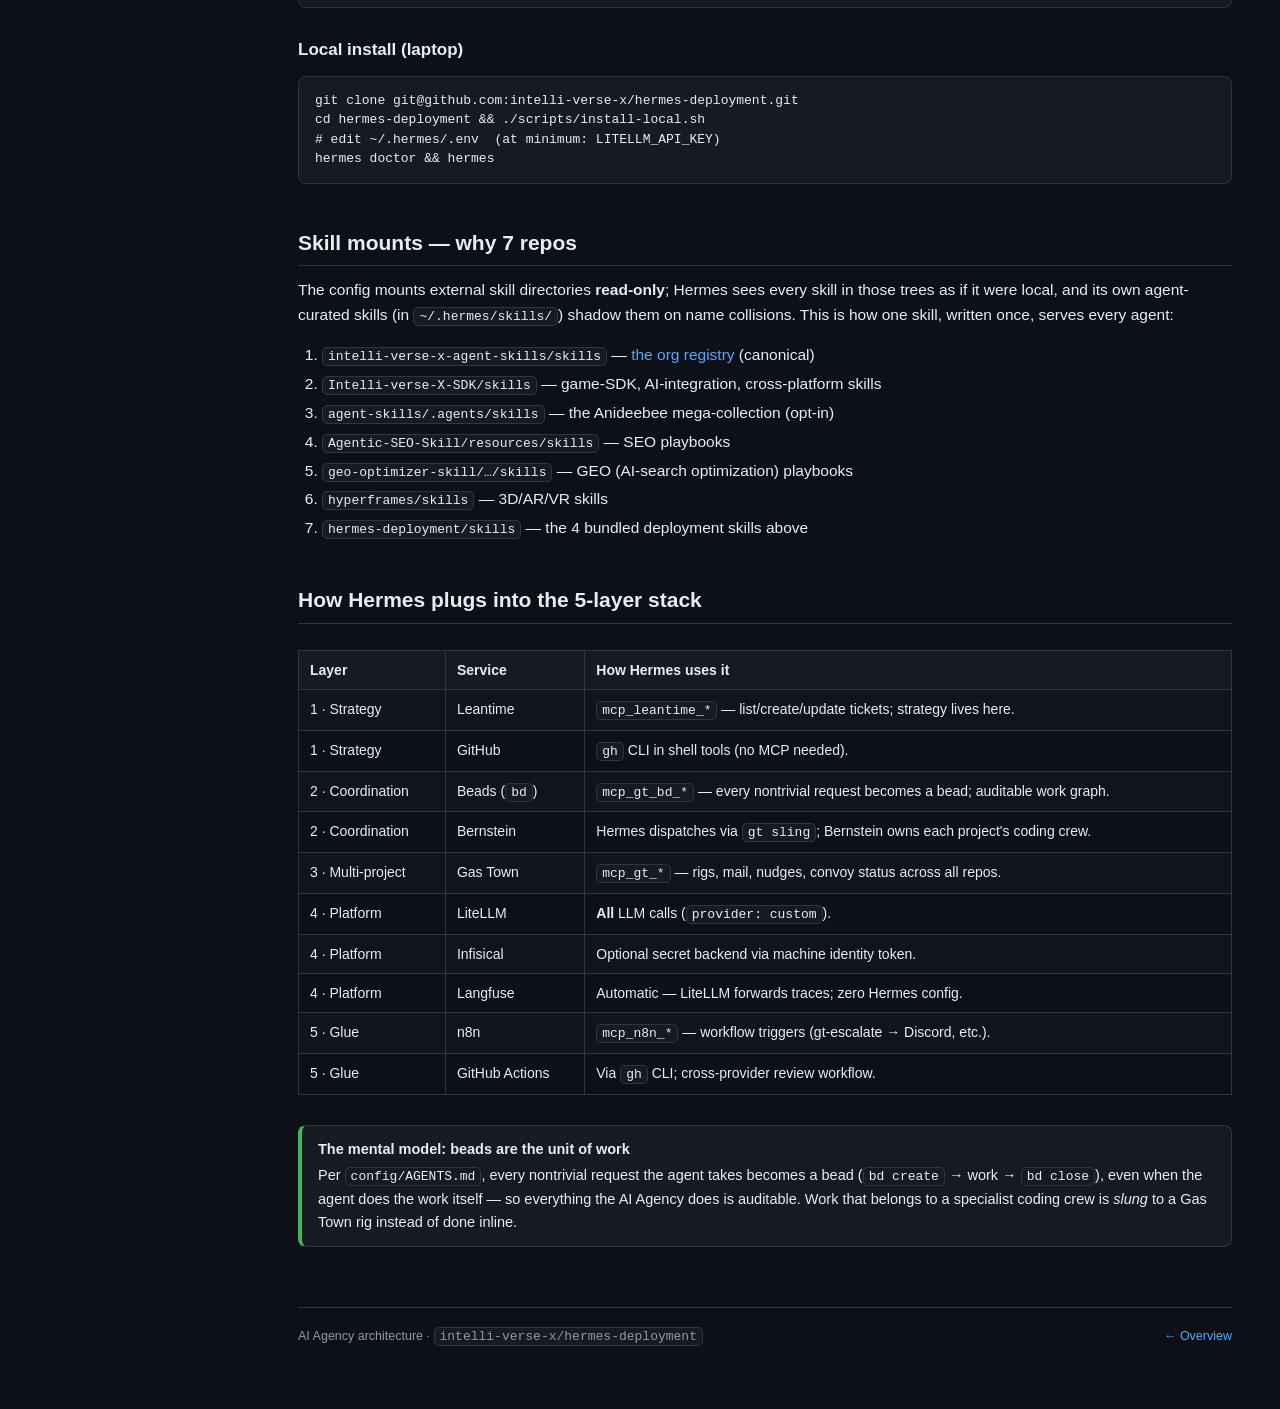
<file: docs/architecture-site/hermes-deployment.html>
<!DOCTYPE html>
<html lang="en">
<head>
<meta charset="UTF-8">
<meta name="viewport" content="width=device-width, initial-scale=1.0">
<title>hermes-deployment — the ops glue · AI Agency Architecture</title>
<link rel="stylesheet" href="assets/style.css">
<script src="assets/app.js"></script>
</head>
<body>
<div class="layout">
<aside class="sidebar">
  <button class="menu-btn">Menu</button>
  <div class="logo"><span class="dot"></span> AI Agency Architecture</div>
  <div class="tagline">Intelliverse · one page per codebase</div>
  <nav>
    <a href="index.html">🏠 Overview</a>
    <a href="hermes-agent.html">🤖 hermes-agent — runtime fork</a>
    <a href="hermes-deployment.html" class="active">🚀 hermes-deployment — ops glue</a>
    <a href="desktop.html">🖥️ Desktop apps</a>
    <a href="agent-skills.html">🧩 agent-skills — registry</a>
    <a href="stack.html">🧱 Platform wiring</a>
  </nav>
  <button class="theme-toggle"></button>
</aside>
<main>
<h1>hermes-deployment — the ops glue</h1>
<p class="lede"><span class="badge always">DAY-TO-DAY REPO</span> &nbsp;
<code>intelli-verse-x/hermes-deployment</code>. The runtime fork is the binary substrate — <strong>this
repo is where the AI Agency actually gets configured, deployed and operated</strong>. If you change how
the agent behaves, which tools it has, or where it runs, you change this repo.</p>

<h2>What lives here</h2>
<div class="table-wrap"><table>
<tr><th>Path</th><th>What it is</th></tr>
<tr><td><code>config/config.yaml</code></td><td>The pre-wired Hermes config: LiteLLM as the (only) model provider, MCP servers for Gas Town/Beads, Leantime, Content Factory, n8n and Firecrawl, memory settings, and <strong>7 external skill-repo mounts</strong> so we never duplicate a skill.</td></tr>
<tr><td><code>config/AGENTS.md</code></td><td>The context file Hermes auto-loads at the top of every session — a map of the whole intelli-verse-x stack, so the agent knows what every service is and which tool reaches it.</td></tr>
<tr><td><code>config/.env.example</code></td><td>Secrets template (minimum: <code>LITELLM_API_KEY</code>).</td></tr>
<tr><td><code>skills/</code></td><td>Deployment-bundled skills: <code>ivx-stack-tour</code>, <code>ivx-products-tour</code>, <code>ivx-content-factory</code>, <code>ivx-gastown-bridge</code>.</td></tr>
<tr><td><code>k8s/</code></td><td>Cluster manifests for the always-on gateway pod: deployment + service + ingress + configmap.</td></tr>
<tr><td><code>scripts/install-local.sh</code></td><td>One-command laptop install — every engineer gets the identical agent locally.</td></tr>
<tr><td><code>scripts/entrypoint.sh</code></td><td>K8s entrypoint that seeds the persistent volume from the bundled config on first boot.</td></tr>
<tr><td><code>scripts/seed-cluster-secrets.sh</code></td><td>Populates the pod's secrets from existing cluster secrets where possible.</td></tr>
<tr><td><code>Dockerfile</code></td><td>Production image: official Hermes (from our pinned fork) + our binaries + the config bundle.</td></tr>
<tr><td><code>docs/</code></td><td>Operating runbook, cited best-practices — and this architecture site (<code>docs/architecture-site/</code>).</td></tr>
</table></div>

<h2>The deployed shape</h2>
<div class="diagram-wrap"><pre style="border:none;background:none;margin:0;"><code> Discord / Telegram users
          │
          ▼
 hermes.intelli-verse-x.ai        (dashboard ingress)
 hermes-api.intelli-verse-x.ai    (API ingress)
          │
 ┌────────▼─────────┐   image: ECR hermes-agent:latest
 │  deploy/hermes    │   namespace: aicart
 │  (gateway pod)    │──── PVC "hermes-data" (sessions, memory,
 └────────┬─────────┘     agent-curated skills; seeded on first boot)
          │
          ├── LiteLLM  (all model calls)
          └── MCP: gt/beads · leantime · content-factory · n8n · firecrawl</code></pre></div>

<h3>Deploying</h3>
<pre><code># build + push the image
docker buildx build --platform linux/amd64 \
  -t 970547373533.dkr.ecr.us-east-1.amazonaws.com/hermes-agent:latest --push .

# seed the config bundle + secrets
kubectl create configmap hermes-config-bundle -n aicart \
  --from-file=config.yaml=config/config.yaml \
  --from-file=AGENTS.md=config/AGENTS.md \
  --dry-run=client -o yaml | kubectl apply -f -
./scripts/seed-cluster-secrets.sh

# roll out
kubectl apply -f k8s/
kubectl rollout status -n aicart deploy/hermes</code></pre>

<h3>Local install (laptop)</h3>
<pre><code>git clone git@github.com:intelli-verse-x/hermes-deployment.git
cd hermes-deployment && ./scripts/install-local.sh
# edit ~/.hermes/.env  (at minimum: LITELLM_API_KEY)
hermes doctor && hermes</code></pre>

<h2>Skill mounts — why 7 repos</h2>
<p>The config mounts external skill directories <strong>read-only</strong>; Hermes sees every skill in
those trees as if it were local, and its own agent-curated skills (in <code>~/.hermes/skills/</code>)
shadow them on name collisions. This is how one skill, written once, serves every agent:</p>
<ol>
  <li><code>intelli-verse-x-agent-skills/skills</code> — <a href="agent-skills.html">the org registry</a> (canonical)</li>
  <li><code>Intelli-verse-X-SDK/skills</code> — game-SDK, AI-integration, cross-platform skills</li>
  <li><code>agent-skills/.agents/skills</code> — the Anideebee mega-collection (opt-in)</li>
  <li><code>Agentic-SEO-Skill/resources/skills</code> — SEO playbooks</li>
  <li><code>geo-optimizer-skill/…/skills</code> — GEO (AI-search optimization) playbooks</li>
  <li><code>hyperframes/skills</code> — 3D/AR/VR skills</li>
  <li><code>hermes-deployment/skills</code> — the 4 bundled deployment skills above</li>
</ol>

<h2>How Hermes plugs into the 5-layer stack</h2>
<div class="table-wrap"><table>
<tr><th>Layer</th><th>Service</th><th>How Hermes uses it</th></tr>
<tr><td>1 · Strategy</td><td>Leantime</td><td><code>mcp_leantime_*</code> — list/create/update tickets; strategy lives here.</td></tr>
<tr><td>1 · Strategy</td><td>GitHub</td><td><code>gh</code> CLI in shell tools (no MCP needed).</td></tr>
<tr><td>2 · Coordination</td><td>Beads (<code>bd</code>)</td><td><code>mcp_gt_bd_*</code> — every nontrivial request becomes a bead; auditable work graph.</td></tr>
<tr><td>2 · Coordination</td><td>Bernstein</td><td>Hermes dispatches via <code>gt sling</code>; Bernstein owns each project's coding crew.</td></tr>
<tr><td>3 · Multi-project</td><td>Gas Town</td><td><code>mcp_gt_*</code> — rigs, mail, nudges, convoy status across all repos.</td></tr>
<tr><td>4 · Platform</td><td>LiteLLM</td><td><strong>All</strong> LLM calls (<code>provider: custom</code>).</td></tr>
<tr><td>4 · Platform</td><td>Infisical</td><td>Optional secret backend via machine identity token.</td></tr>
<tr><td>4 · Platform</td><td>Langfuse</td><td>Automatic — LiteLLM forwards traces; zero Hermes config.</td></tr>
<tr><td>5 · Glue</td><td>n8n</td><td><code>mcp_n8n_*</code> — workflow triggers (gt-escalate → Discord, etc.).</td></tr>
<tr><td>5 · Glue</td><td>GitHub Actions</td><td>Via <code>gh</code> CLI; cross-provider review workflow.</td></tr>
</table></div>

<div class="callout ok"><span class="title">The mental model: beads are the unit of work</span>
Per <code>config/AGENTS.md</code>, every nontrivial request the agent takes becomes a bead
(<code>bd create</code> → work → <code>bd close</code>), even when the agent does the work itself —
so everything the AI Agency does is auditable. Work that belongs to a specialist coding crew is
<em>slung</em> to a Gas Town rig instead of done inline.</div>

<footer class="page-footer">
<span>AI Agency architecture · <code>intelli-verse-x/hermes-deployment</code></span>
<span><a href="index.html">← Overview</a></span>
</footer>
</main>
</div>
</body>
</html>
</file>
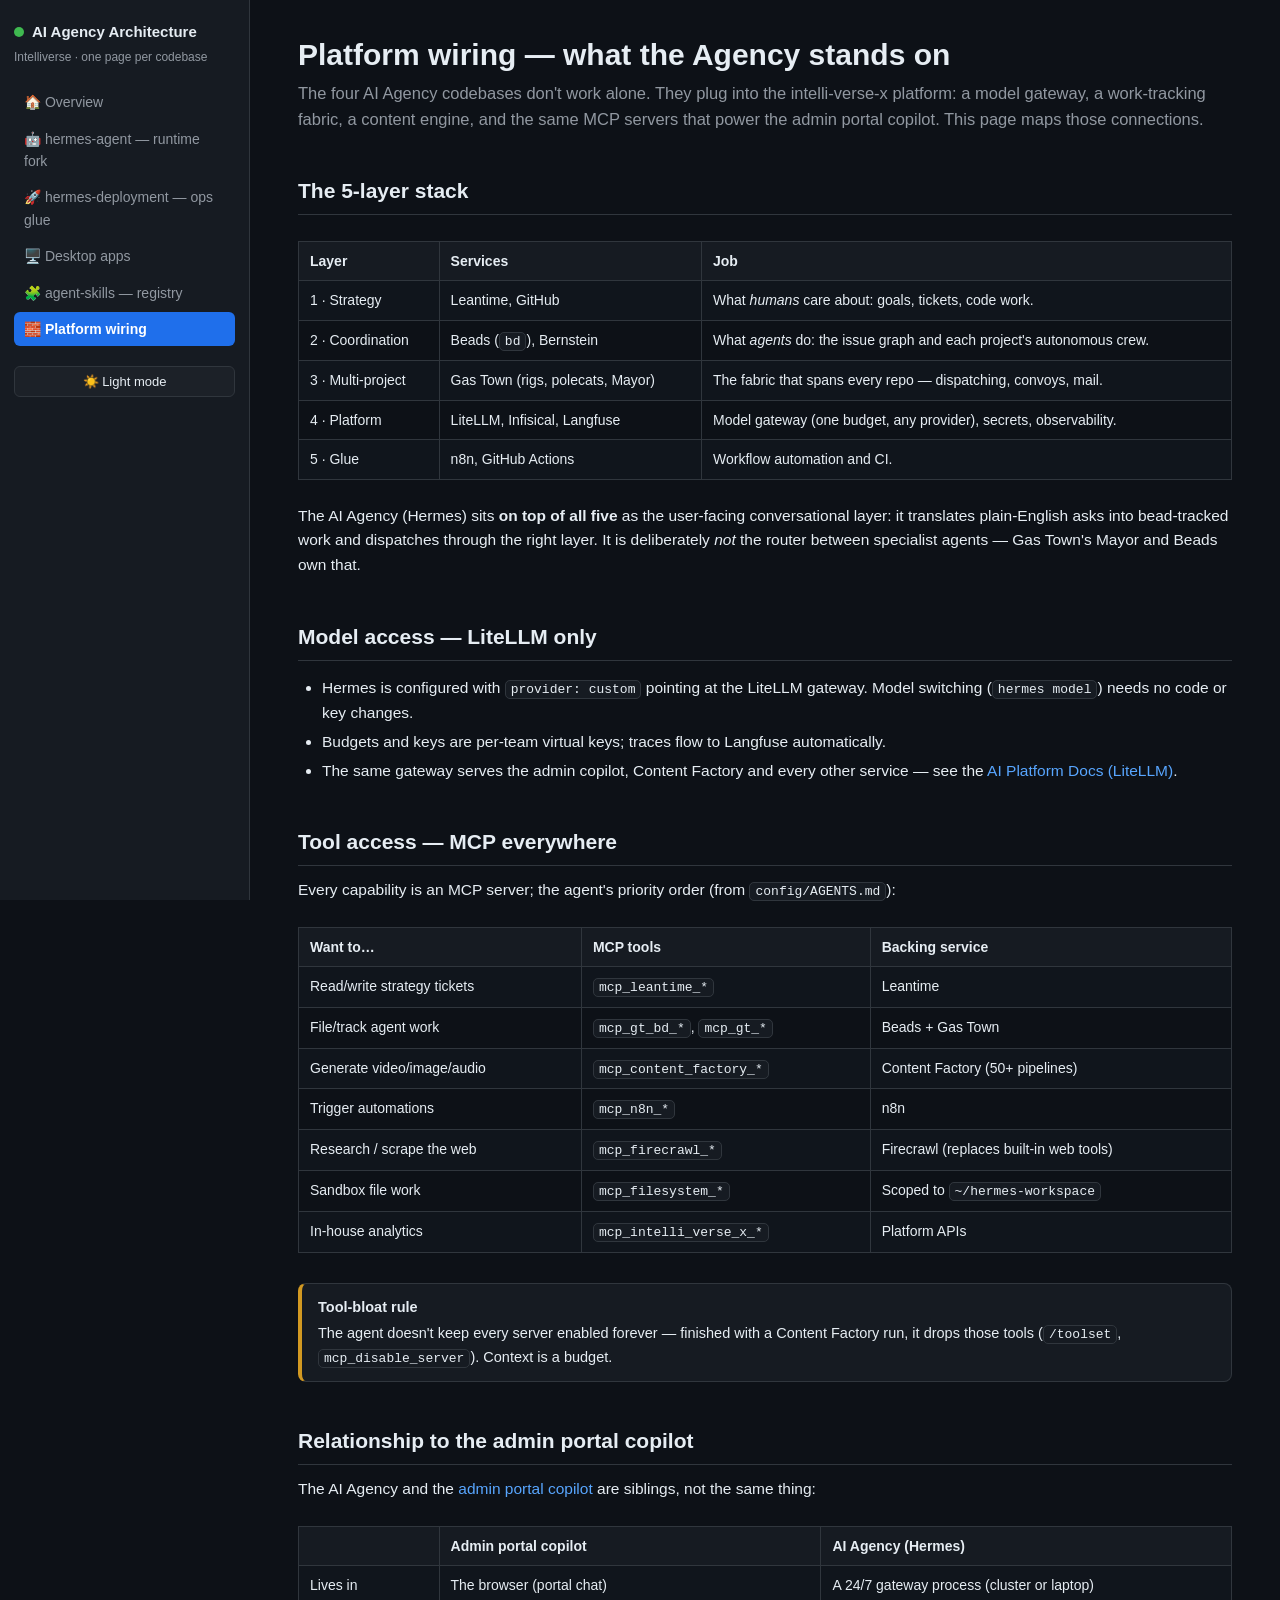
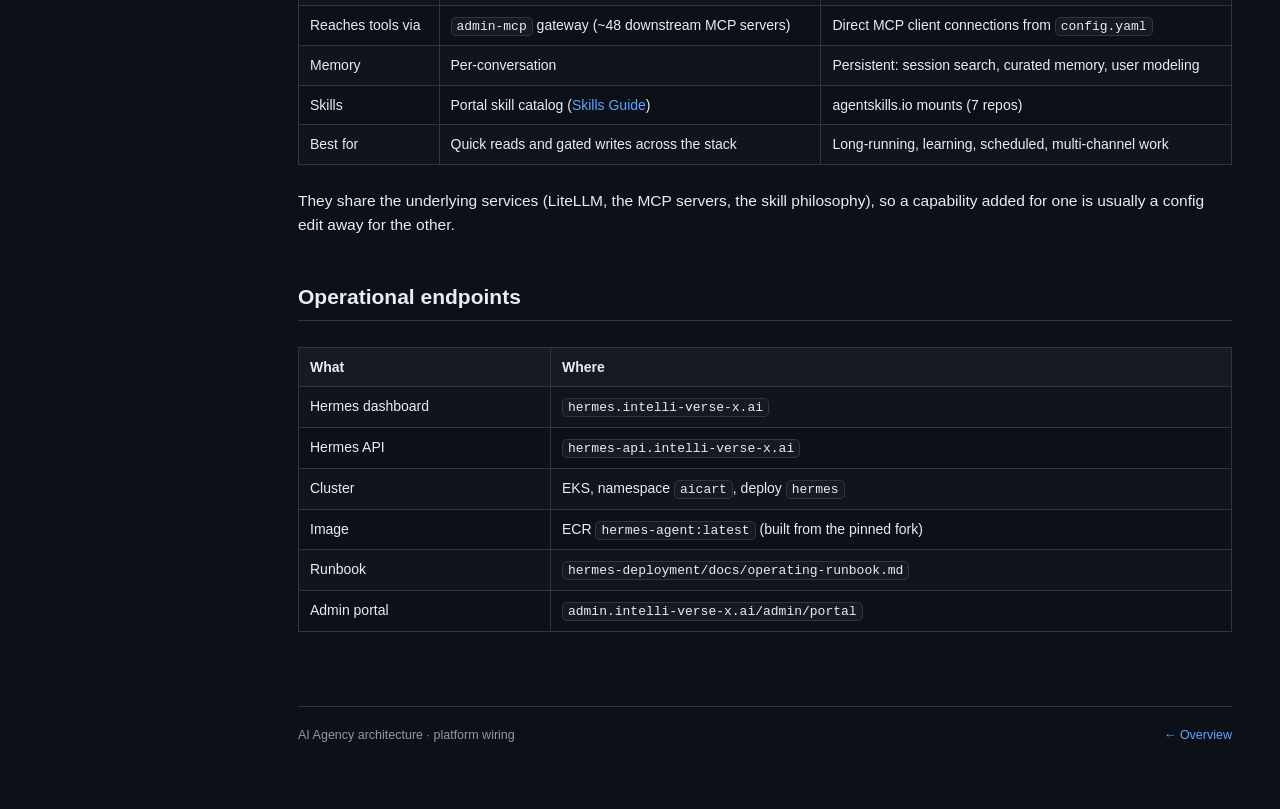
<file: docs/architecture-site/stack.html>
<!DOCTYPE html>
<html lang="en">
<head>
<meta charset="UTF-8">
<meta name="viewport" content="width=device-width, initial-scale=1.0">
<title>Platform wiring · AI Agency Architecture</title>
<link rel="stylesheet" href="assets/style.css">
<script src="assets/app.js"></script>
</head>
<body>
<div class="layout">
<aside class="sidebar">
  <button class="menu-btn">Menu</button>
  <div class="logo"><span class="dot"></span> AI Agency Architecture</div>
  <div class="tagline">Intelliverse · one page per codebase</div>
  <nav>
    <a href="index.html">🏠 Overview</a>
    <a href="hermes-agent.html">🤖 hermes-agent — runtime fork</a>
    <a href="hermes-deployment.html">🚀 hermes-deployment — ops glue</a>
    <a href="desktop.html">🖥️ Desktop apps</a>
    <a href="agent-skills.html">🧩 agent-skills — registry</a>
    <a href="stack.html" class="active">🧱 Platform wiring</a>
  </nav>
  <button class="theme-toggle"></button>
</aside>
<main>
<h1>Platform wiring — what the Agency stands on</h1>
<p class="lede">The four AI Agency codebases don't work alone. They plug into the intelli-verse-x
platform: a model gateway, a work-tracking fabric, a content engine, and the same MCP servers that
power the admin portal copilot. This page maps those connections.</p>

<h2>The 5-layer stack</h2>
<div class="table-wrap"><table>
<tr><th>Layer</th><th>Services</th><th>Job</th></tr>
<tr><td>1 · Strategy</td><td>Leantime, GitHub</td><td>What <em>humans</em> care about: goals, tickets, code work.</td></tr>
<tr><td>2 · Coordination</td><td>Beads (<code>bd</code>), Bernstein</td><td>What <em>agents</em> do: the issue graph and each project's autonomous crew.</td></tr>
<tr><td>3 · Multi-project</td><td>Gas Town (rigs, polecats, Mayor)</td><td>The fabric that spans every repo — dispatching, convoys, mail.</td></tr>
<tr><td>4 · Platform</td><td>LiteLLM, Infisical, Langfuse</td><td>Model gateway (one budget, any provider), secrets, observability.</td></tr>
<tr><td>5 · Glue</td><td>n8n, GitHub Actions</td><td>Workflow automation and CI.</td></tr>
</table></div>
<p>The AI Agency (Hermes) sits <strong>on top of all five</strong> as the user-facing conversational
layer: it translates plain-English asks into bead-tracked work and dispatches through the right layer.
It is deliberately <em>not</em> the router between specialist agents — Gas Town's Mayor and Beads own
that.</p>

<h2>Model access — LiteLLM only</h2>
<ul>
  <li>Hermes is configured with <code>provider: custom</code> pointing at the LiteLLM gateway. Model
  switching (<code>hermes model</code>) needs no code or key changes.</li>
  <li>Budgets and keys are per-team virtual keys; traces flow to Langfuse automatically.</li>
  <li>The same gateway serves the admin copilot, Content Factory and every other service — see the
  <a href="https://intelliverse-llm-docs.s3.amazonaws.com/index.html" target="_blank" rel="noreferrer">AI Platform Docs (LiteLLM)</a>.</li>
</ul>

<h2>Tool access — MCP everywhere</h2>
<p>Every capability is an MCP server; the agent's priority order (from <code>config/AGENTS.md</code>):</p>
<div class="table-wrap"><table>
<tr><th>Want to…</th><th>MCP tools</th><th>Backing service</th></tr>
<tr><td>Read/write strategy tickets</td><td><code>mcp_leantime_*</code></td><td>Leantime</td></tr>
<tr><td>File/track agent work</td><td><code>mcp_gt_bd_*</code>, <code>mcp_gt_*</code></td><td>Beads + Gas Town</td></tr>
<tr><td>Generate video/image/audio</td><td><code>mcp_content_factory_*</code></td><td>Content Factory (50+ pipelines)</td></tr>
<tr><td>Trigger automations</td><td><code>mcp_n8n_*</code></td><td>n8n</td></tr>
<tr><td>Research / scrape the web</td><td><code>mcp_firecrawl_*</code></td><td>Firecrawl (replaces built-in web tools)</td></tr>
<tr><td>Sandbox file work</td><td><code>mcp_filesystem_*</code></td><td>Scoped to <code>~/hermes-workspace</code></td></tr>
<tr><td>In-house analytics</td><td><code>mcp_intelli_verse_x_*</code></td><td>Platform APIs</td></tr>
</table></div>
<div class="callout warn"><span class="title">Tool-bloat rule</span>
The agent doesn't keep every server enabled forever — finished with a Content Factory run, it drops
those tools (<code>/toolset</code>, <code>mcp_disable_server</code>). Context is a budget.</div>

<h2>Relationship to the admin portal copilot</h2>
<p>The AI Agency and the <a href="https://admin.intelli-verse-x.ai/admin/portal" target="_blank" rel="noreferrer">admin
portal copilot</a> are siblings, not the same thing:</p>
<div class="table-wrap"><table>
<tr><th></th><th>Admin portal copilot</th><th>AI Agency (Hermes)</th></tr>
<tr><td>Lives in</td><td>The browser (portal chat)</td><td>A 24/7 gateway process (cluster or laptop)</td></tr>
<tr><td>Reaches tools via</td><td><code>admin-mcp</code> gateway (~48 downstream MCP servers)</td><td>Direct MCP client connections from <code>config.yaml</code></td></tr>
<tr><td>Memory</td><td>Per-conversation</td><td>Persistent: session search, curated memory, user modeling</td></tr>
<tr><td>Skills</td><td>Portal skill catalog (<a href="https://intelliverse-skills-docs.s3.amazonaws.com/index.html" target="_blank" rel="noreferrer">Skills Guide</a>)</td><td>agentskills.io mounts (7 repos)</td></tr>
<tr><td>Best for</td><td>Quick reads and gated writes across the stack</td><td>Long-running, learning, scheduled, multi-channel work</td></tr>
</table></div>
<p>They share the underlying services (LiteLLM, the MCP servers, the skill philosophy), so a capability
added for one is usually a config edit away for the other.</p>

<h2>Operational endpoints</h2>
<div class="table-wrap"><table>
<tr><th>What</th><th>Where</th></tr>
<tr><td>Hermes dashboard</td><td><code>hermes.intelli-verse-x.ai</code></td></tr>
<tr><td>Hermes API</td><td><code>hermes-api.intelli-verse-x.ai</code></td></tr>
<tr><td>Cluster</td><td>EKS, namespace <code>aicart</code>, deploy <code>hermes</code></td></tr>
<tr><td>Image</td><td>ECR <code>hermes-agent:latest</code> (built from the pinned fork)</td></tr>
<tr><td>Runbook</td><td><code>hermes-deployment/docs/operating-runbook.md</code></td></tr>
<tr><td>Admin portal</td><td><code>admin.intelli-verse-x.ai/admin/portal</code></td></tr>
</table></div>

<footer class="page-footer">
<span>AI Agency architecture · platform wiring</span>
<span><a href="index.html">← Overview</a></span>
</footer>
</main>
</div>
</body>
</html>
</file>
<file: docs/architecture-site/assets/style.css>
/* Intelliverse AI Platform Docs — no external deps, dark-mode first */
:root {
  --bg: #0d1117;
  --bg-alt: #161b22;
  --bg-inset: #1c2128;
  --border: #30363d;
  --text: #e6edf3;
  --text-dim: #9198a1;
  --accent: #58a6ff;
  --accent-dim: #1f6feb;
  --green: #3fb950;
  --yellow: #d29922;
  --red: #f85149;
  --purple: #bc8cff;
  --code-bg: #161b22;
  --sidebar-w: 250px;
  --radius: 8px;
}
html[data-theme="light"] {
  --bg: #ffffff;
  --bg-alt: #f6f8fa;
  --bg-inset: #eef1f4;
  --border: #d0d7de;
  --text: #1f2328;
  --text-dim: #59636e;
  --accent: #0969da;
  --accent-dim: #0550ae;
  --green: #1a7f37;
  --yellow: #9a6700;
  --red: #cf222e;
  --purple: #8250df;
  --code-bg: #f6f8fa;
}
* { box-sizing: border-box; }
html { scroll-behavior: smooth; scroll-padding-top: 24px; }
body {
  margin: 0;
  font-family: -apple-system, BlinkMacSystemFont, "Segoe UI", Helvetica, Arial, sans-serif;
  background: var(--bg);
  color: var(--text);
  line-height: 1.6;
  font-size: 15.5px;
}
a { color: var(--accent); text-decoration: none; }
a:hover { text-decoration: underline; }

/* Layout */
.layout { display: flex; min-height: 100vh; }
.sidebar {
  width: var(--sidebar-w);
  flex-shrink: 0;
  background: var(--bg-alt);
  border-right: 1px solid var(--border);
  padding: 20px 14px;
  position: sticky;
  top: 0;
  height: 100vh;
  overflow-y: auto;
}
.sidebar .logo {
  font-weight: 700; font-size: 15px; margin-bottom: 4px;
  display: flex; align-items: center; gap: 8px; color: var(--text);
}
.sidebar .logo .dot { width: 10px; height: 10px; border-radius: 50%; background: var(--green); display: inline-block; }
.sidebar .tagline { font-size: 12px; color: var(--text-dim); margin-bottom: 18px; }
.sidebar nav a {
  display: block; padding: 6px 10px; border-radius: 6px;
  color: var(--text-dim); font-size: 14px; margin-bottom: 2px;
}
.sidebar nav a:hover { background: var(--bg-inset); color: var(--text); text-decoration: none; }
.sidebar nav a.active { background: var(--accent-dim); color: #fff; font-weight: 600; }
.sidebar .subnav { margin: 2px 0 8px 0; border-left: 1px solid var(--border); margin-left: 14px; padding-left: 4px; }
.sidebar .subnav a { font-size: 12.5px; padding: 3px 8px; }
.sidebar .theme-toggle {
  margin-top: 18px; width: 100%; padding: 7px; border-radius: 6px;
  border: 1px solid var(--border); background: var(--bg-inset);
  color: var(--text); cursor: pointer; font-size: 13px;
}
main { flex: 1; min-width: 0; padding: 36px 48px 80px; max-width: 1060px; }

h1 { font-size: 30px; margin: 0 0 6px; line-height: 1.25; }
h2 { font-size: 21px; margin: 42px 0 12px; padding-bottom: 6px; border-bottom: 1px solid var(--border); }
h3 { font-size: 17px; margin: 28px 0 8px; }
.lede { color: var(--text-dim); font-size: 16.5px; margin: 0 0 24px; }
p { margin: 10px 0; }
ul, ol { padding-left: 24px; }
li { margin: 4px 0; }
hr { border: none; border-top: 1px solid var(--border); margin: 32px 0; }
strong { font-weight: 650; }

/* Tables */
table { border-collapse: collapse; width: 100%; margin: 14px 0; font-size: 14px; }
th, td { border: 1px solid var(--border); padding: 8px 11px; text-align: left; vertical-align: top; }
th { background: var(--bg-alt); font-weight: 650; white-space: nowrap; }
tr:nth-child(even) td { background: color-mix(in srgb, var(--bg-alt) 45%, transparent); }
.table-wrap { overflow-x: auto; }
td code, th code { white-space: nowrap; }

/* Badges */
.badge {
  display: inline-block; padding: 1.5px 8px; border-radius: 999px;
  font-size: 11px; font-weight: 700; letter-spacing: .04em;
  border: 1px solid transparent; white-space: nowrap; vertical-align: middle;
}
.badge.zero    { background: color-mix(in srgb, var(--yellow) 16%, transparent); color: var(--yellow); border-color: color-mix(in srgb, var(--yellow) 40%, transparent); }
.badge.always  { background: color-mix(in srgb, var(--green) 16%, transparent);  color: var(--green);  border-color: color-mix(in srgb, var(--green) 40%, transparent); }
.badge.external{ background: color-mix(in srgb, var(--purple) 16%, transparent); color: var(--purple); border-color: color-mix(in srgb, var(--purple) 40%, transparent); }
.badge.pinned  { background: color-mix(in srgb, var(--accent) 16%, transparent); color: var(--accent); border-color: color-mix(in srgb, var(--accent) 40%, transparent); }
.badge.warn    { background: color-mix(in srgb, var(--red) 14%, transparent);    color: var(--red);    border-color: color-mix(in srgb, var(--red) 40%, transparent); }

/* Code */
code {
  font-family: ui-monospace, SFMono-Regular, "SF Mono", Menlo, Consolas, monospace;
  font-size: 13px; background: var(--code-bg);
  border: 1px solid var(--border); border-radius: 5px; padding: 1px 5px;
}
pre {
  position: relative; background: var(--code-bg); border: 1px solid var(--border);
  border-radius: var(--radius); padding: 14px 16px; overflow-x: auto;
  margin: 12px 0; line-height: 1.5;
}
pre code { background: none; border: none; padding: 0; font-size: 13px; display: block; }
pre .copy-btn {
  position: absolute; top: 8px; right: 8px; padding: 3px 10px; font-size: 11.5px;
  border-radius: 5px; border: 1px solid var(--border); background: var(--bg-alt);
  color: var(--text-dim); cursor: pointer; opacity: 0; transition: opacity .15s;
}
pre:hover .copy-btn { opacity: 1; }
pre .copy-btn:hover { color: var(--text); }

/* Tabs */
.tabs { margin: 14px 0; }
.tab-bar { display: flex; gap: 4px; border-bottom: 1px solid var(--border); }
.tab-bar button {
  padding: 7px 16px; border: none; background: none; color: var(--text-dim);
  cursor: pointer; font-size: 13.5px; font-weight: 600;
  border-bottom: 2px solid transparent; margin-bottom: -1px;
}
.tab-bar button.active { color: var(--accent); border-bottom-color: var(--accent); }
.tab-panel { display: none; }
.tab-panel.active { display: block; }

/* Cards */
.cards { display: grid; grid-template-columns: repeat(auto-fill, minmax(320px, 1fr)); gap: 16px; margin: 18px 0; }
.card {
  background: var(--bg-alt); border: 1px solid var(--border);
  border-radius: var(--radius); padding: 18px 20px;
}
.card h3 { margin: 0 0 4px; font-size: 16px; }
.card .model-id { font-size: 12.5px; color: var(--text-dim); margin-bottom: 10px; }
.card dl { margin: 0; font-size: 13.5px; }
.card dt { color: var(--text-dim); font-size: 11.5px; text-transform: uppercase; letter-spacing: .05em; margin-top: 9px; }
.card dd { margin: 1px 0 0; }
.card .badges { margin-bottom: 8px; display: flex; gap: 6px; flex-wrap: wrap; }

/* Callouts */
.callout {
  border: 1px solid var(--border); border-left: 4px solid var(--accent);
  border-radius: var(--radius); background: var(--bg-alt);
  padding: 12px 16px; margin: 16px 0; font-size: 14.5px;
}
.callout.warn { border-left-color: var(--yellow); }
.callout.danger { border-left-color: var(--red); }
.callout.ok { border-left-color: var(--green); }
.callout .title { font-weight: 700; margin-bottom: 3px; display: block; }

/* Hero + quick links */
.hero-grid { display: grid; grid-template-columns: repeat(auto-fill, minmax(240px, 1fr)); gap: 14px; margin: 22px 0; }
.hero-grid a.tile {
  display: block; background: var(--bg-alt); border: 1px solid var(--border);
  border-radius: var(--radius); padding: 16px 18px; color: var(--text);
}
.hero-grid a.tile:hover { border-color: var(--accent); text-decoration: none; }
.hero-grid .tile .t { font-weight: 700; margin-bottom: 3px; }
.hero-grid .tile .d { font-size: 13px; color: var(--text-dim); }
.emoji { font-style: normal; }

/* Steps */
.steps { counter-reset: step; list-style: none; padding-left: 0; }
.steps > li { counter-increment: step; position: relative; padding-left: 42px; margin: 18px 0; }
.steps > li::before {
  content: counter(step); position: absolute; left: 0; top: 1px;
  width: 26px; height: 26px; border-radius: 50%; background: var(--accent-dim);
  color: #fff; font-weight: 700; font-size: 13px;
  display: flex; align-items: center; justify-content: center;
}

/* Diagram */
.diagram-wrap { background: var(--bg-alt); border: 1px solid var(--border); border-radius: var(--radius); padding: 18px; margin: 18px 0; overflow-x: auto; }
.diagram-wrap svg { display: block; margin: 0 auto; max-width: 100%; height: auto; }

footer.page-footer {
  margin-top: 60px; padding-top: 18px; border-top: 1px solid var(--border);
  font-size: 12.5px; color: var(--text-dim); display: flex; justify-content: space-between; flex-wrap: wrap; gap: 8px;
}

/* Mobile */
.menu-btn { display: none; }
@media (max-width: 860px) {
  .layout { flex-direction: column; }
  .sidebar {
    width: 100%; height: auto; position: static; border-right: none;
    border-bottom: 1px solid var(--border); padding: 12px 16px;
  }
  .sidebar nav { display: none; }
  .sidebar.open nav { display: block; margin-top: 10px; }
  .sidebar .theme-toggle { display: none; }
  .sidebar.open .theme-toggle { display: block; }
  .menu-btn {
    display: inline-block; float: right; padding: 5px 12px; border-radius: 6px;
    border: 1px solid var(--border); background: var(--bg-inset); color: var(--text); cursor: pointer;
  }
  main { padding: 24px 18px 60px; }
  h1 { font-size: 24px; }
}
</file>
